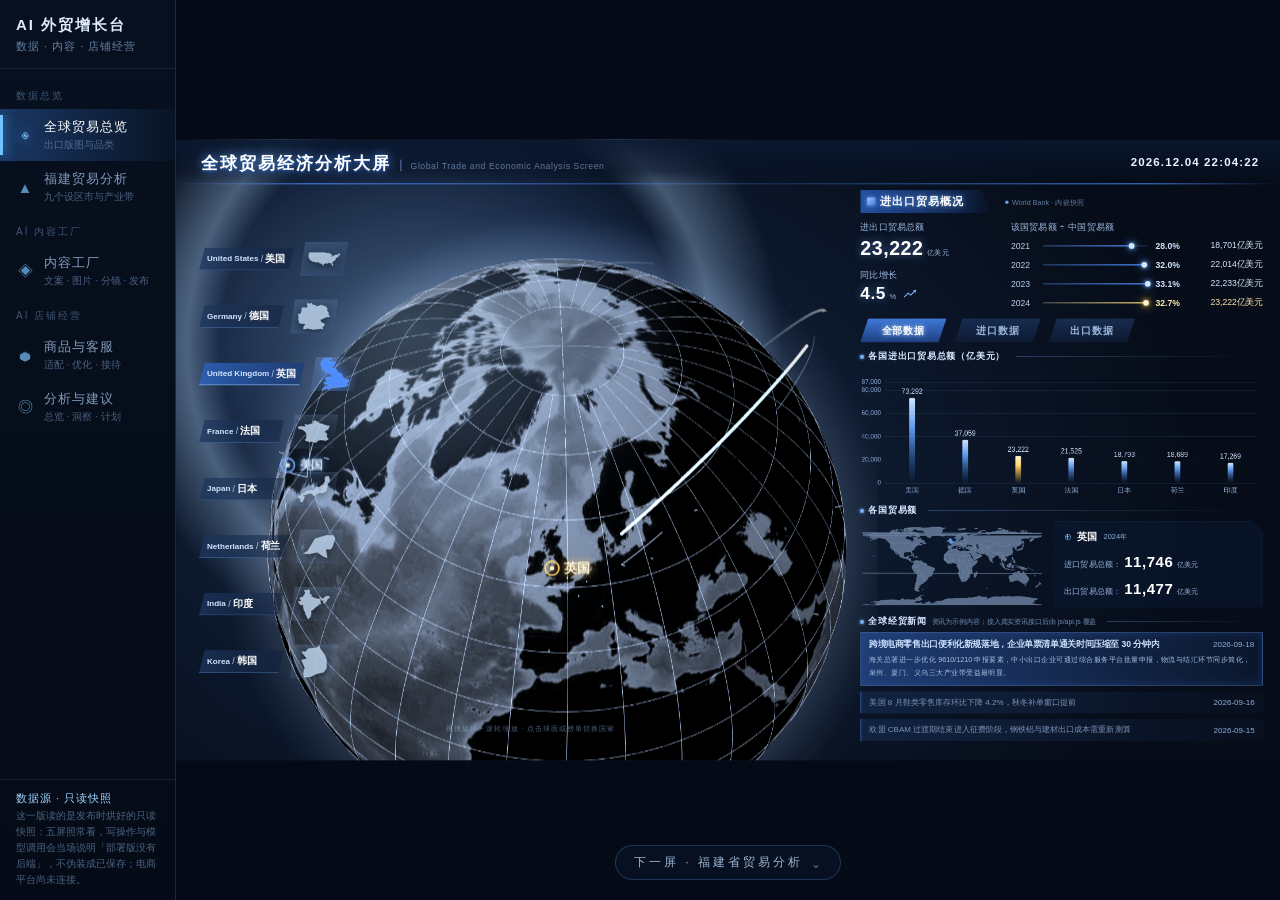
<file: index.html>
<!DOCTYPE html>
<html lang="zh-CN">
<head>
<meta charset="UTF-8">
<meta name="viewport" content="width=device-width, initial-scale=1.0">
<title>全球贸易经济分析大屏</title>
<link rel="icon" href="data:image/svg+xml,%3Csvg xmlns='http://www.w3.org/2000/svg' viewBox='0 0 32 32'%3E%3Ccircle cx='16' cy='16' r='13' fill='%230b1c34' stroke='%234d8dff' stroke-width='2'/%3E%3Cpath d='M3 16h26M16 3c6 5 6 21 0 26M16 3c-6 5-6 21 0 26' fill='none' stroke='%237ef0cf' stroke-width='2'/%3E%3C/svg%3E">
<style>
* { margin: 0; padding: 0; box-sizing: border-box; }
html, body { height: 100%; }
body { background: #050b16; font-family: "PingFang SC", "Microsoft YaHei", sans-serif; overflow: hidden; }

#scroller {
  height: 100vh; overflow-y: auto; overflow-x: hidden;
  scroll-snap-type: y mandatory; scroll-behavior: smooth;
  scrollbar-width: none;
  margin-left: var(--menu-w);
  width: calc(100vw - var(--menu-w));
}
#scroller::-webkit-scrollbar { display: none; }

.screen { height: 100vh; scroll-snap-align: start; position: relative; }
.screen iframe { width: 100%; height: 100%; border: 0; display: block; }

/* 左侧功能菜单：常驻可见，六个功能各自一项。
   做成固定栏而不是浮层，屏内左缘有自己的数据栏，盖上去就等于功能被挡住了。 */
:root { --menu-w: 176px; }
#menu {
  position: fixed; left: 0; top: 0; bottom: 0; width: var(--menu-w); z-index: 12;
  display: flex; flex-direction: column;
  background: linear-gradient(180deg, #07101f 0%, #050b16 100%);
  border-right: 1px solid rgba(90, 140, 210, .22);
  padding: 16px 0 12px;
}
#menu .brand { padding: 0 16px 14px; border-bottom: 1px solid rgba(90, 140, 210, .16); }
#menu .brand b { display: block; font-size: 15px; letter-spacing: 2px; color: #dceaff; }
#menu .brand span { display: block; margin-top: 4px; font-size: 11px; letter-spacing: 1px; color: rgba(140, 175, 220, .7); }
#menu nav { flex: 1; overflow-y: auto; padding: 8px 0; scrollbar-width: none; }
#menu nav::-webkit-scrollbar { display: none; }
#menu h4 {
  font-size: 10px; font-weight: 400; letter-spacing: 2px;
  padding: 12px 16px 6px; color: rgba(120, 155, 200, .5);
}
#menu button {
  position: relative; display: flex; align-items: center; gap: 10px; width: 100%;
  background: none; border: 0; cursor: pointer; padding: 9px 16px;
  font: inherit; text-align: left; color: rgba(158, 186, 222, .82);
  transition: background .2s, color .2s;
}
#menu button i {
  font-style: normal; font-size: 15px; width: 18px; flex: none; text-align: center;
  color: rgba(126, 200, 255, .68); transition: .2s;
}
#menu button > span { flex: 1; min-width: 0; }
#menu button em { display: block; font-style: normal; font-size: 13px; letter-spacing: 1px; white-space: nowrap; }
#menu button s { display: block; text-decoration: none; font-size: 10px; margin-top: 2px; color: rgba(120, 152, 195, .6); }
#menu button:hover { background: rgba(30, 60, 105, .35); color: #eaf3ff; }
#menu button.on { background: linear-gradient(90deg, rgba(46, 96, 170, .5), rgba(20, 44, 82, .12)); color: #fff; }
#menu button.on i { color: #7ec8ff; text-shadow: 0 0 12px rgba(90, 180, 255, .8); }
#menu button.on::before {
  content: ''; position: absolute; left: 0; top: 6px; bottom: 6px; width: 3px;
  background: #6fc3ff; box-shadow: 0 0 12px #4aa8ff;
}
#menu .foot {
  padding: 10px 16px 0; margin-top: 8px; border-top: 1px solid rgba(90, 140, 210, .16);
  font-size: 10px; line-height: 1.6; color: rgba(120, 152, 195, .62);
}
#menu .foot b { display: block; font-size: 11px; font-weight: 400; letter-spacing: 1px; color: #9fd3ff; }

/* 翻页：常驻可点，因为地球/地图区域内滚轮是缩放，不能指望滚轮翻页 */
#pager {
  position: fixed; left: calc(50% + var(--menu-w) / 2); bottom: 20px; transform: translateX(-50%);
  z-index: 10; display: flex; align-items: stretch; gap: 8px;
}
#pager button {
  display: flex; align-items: center; gap: 9px;
  font: inherit; font-size: 12px; letter-spacing: 3px; cursor: pointer;
  color: rgba(190, 218, 250, .82);
  background: rgba(8, 18, 36, .78); border: 1px solid rgba(90, 140, 210, .3);
  border-radius: 20px; padding: 8px 18px; transition: .25s;
}
#pager button:hover { color: #fff; border-color: rgba(120, 180, 255, .6); box-shadow: 0 0 18px rgba(60, 130, 230, .3); }
#pager em { font-style: normal; }
#pager b { font-weight: 400; font-size: 14px; animation: bob 1.6s ease-in-out infinite; }
@keyframes bob { 0%, 100% { transform: translateY(-2px); } 50% { transform: translateY(2px); } }
</style>
</head>
<body>

<div id="scroller">
  <section class="screen"><iframe id="f0" title="全球贸易总览" allow="fullscreen"></iframe></section>
  <section class="screen"><iframe id="f1" title="福建省贸易分析" allow="fullscreen"></iframe></section>
  <section class="screen"><iframe id="f2" title="AI 内容工厂" allow="fullscreen"></iframe></section>
  <section class="screen"><iframe id="f3" title="AI 商品与客服" allow="fullscreen"></iframe></section>
  <section class="screen"><iframe id="f4" title="AI 经营分析与建议" allow="fullscreen"></iframe></section>
</div>

<aside id="menu">
  <div class="brand"><b>AI 外贸增长台</b><span>数据 · 内容 · 店铺经营</span></div>
  <nav id="funcs"></nav>
  <div class="foot"><b id="modeTag">数据源 · 本地数据库 + 静态快照</b><span id="modeNote">每条结论都带指标与来源；商品与库存的写操作真的写进 data/app.db，电商平台尚未连接。</span></div>
</aside>

<div id="pager">
  <button id="nextBtn" type="button"><em></em><b>⌄</b></button>
</div>

<script>
const PAGES = ['screen1.html', 'screen2.html', 'screen3b.html', 'screen4a.html', 'screen4b.html'];
const NAMES = ['全球贸易总览', '福建省贸易分析', 'AI 内容工厂', 'AI 商品与客服', 'AI 经营分析与建议'];
/* 五个功能常驻在左栏：图标 + 名称 + 一句话说明 */
const FUNCS = [
  { g: '数据总览', ic: '◉', t: '全球贸易总览', d: '出口版图与品类' },
  { g: '数据总览', ic: '▲', t: '福建贸易分析', d: '九个设区市与产业带' },
  { g: 'AI 内容工厂', ic: '◈', t: '内容工厂', d: '文案 · 图片 · 分镜 · 发布' },
  { g: 'AI 店铺经营', ic: '⬢', t: '商品与客服', d: '适配 · 优化 · 接待' },
  { g: 'AI 店铺经营', ic: '◎', t: '分析与建议', d: '总览 · 洞察 · 计划' }
];
/* 屏内跨页跳转用视图名寻址，页面里不写死下标；下标只在这里出现一次 */
const VIEWS = { '3b': 2, '4a': 3, '4b': 4 };
const scroller = document.getElementById('scroller');
/* 外壳的查询参数透传给每一屏：?live=1 让工作台走本地后端网关（Dify），密钥只留在服务端进程 */
const Q = location.search;
/* 每一屏的 HTML 文档自己也得带构建号：它们原先是裸地址，Chrome 把整份文档缓存下来，
   里面写的 js/screen4.js?v=NN 就永远停在旧版本——用户报的「改了没生效」全是这一条。
   改了任何 screen*.html 或它引用的 js/css，把这个数加一。 */
const BUILD = 83;
const frames = PAGES.map((src, i) => {
  const f = document.getElementById('f' + i);
  f.src = src + Q + (Q ? '&' : '?') + 'v=' + BUILD;
  return f;
});
const funcs = document.getElementById('funcs');
funcs.innerHTML = FUNCS.map((f, i) => {
  const head = i === 0 || FUNCS[i - 1].g !== f.g ? `<h4>${f.g}</h4>` : '';
  return head + `<button type="button" data-i="${i}" class="${i === 0 ? 'on' : ''}"><i>${f.ic}</i><span><em>${f.t}</em><s>${f.d}</s></span></button>`;
}).join('');
const items = [...funcs.querySelectorAll('button')];
const nextBtn = document.getElementById('nextBtn');
const nextLabel = nextBtn.querySelector('em');
/* 外壳与 js/db.js 同一口径判定部署版（这里没引 db.js，所以正则重抄一份）。
   发布到公网时那句「写进 data/app.db」不成立，得换成只读快照的实话。 */
const HOSTED = !(/^(localhost|127\.|\[::1\]|0\.0\.0\.0$)/.test(location.hostname) || /^192\.168\./.test(location.hostname) || /^10\./.test(location.hostname) || /^172\.(1[6-9]|2\d|3[01])\./.test(location.hostname)) || Q.includes('snapshot=1');
const modeTag = document.getElementById('modeTag');
if (HOSTED) {
  modeTag.textContent = '数据源 · 只读快照';
  document.getElementById('modeNote').textContent = '这一版读的是发布时烘好的只读快照：五屏照常看，写操作与模型调用会当场说明「部署版没有后端」，不伪装成已保存；电商平台尚未连接。';
} else if (Q.includes('live')) modeTag.textContent = '数据源 · Dify 实时';
let cur = 0;
/* 地址里的 #下标 就是当前屏：单屏页跳进来、收藏某一屏都靠它定位 */
const at = () => { const i = parseInt(location.hash.slice(1), 10); return Number.isInteger(i) ? Math.max(0, Math.min(PAGES.length - 1, i)) : 0; };

function go(i) {
  i = Math.max(0, Math.min(PAGES.length - 1, i));
  scroller.scrollTo({ top: i * innerHeight, behavior: 'smooth' });
}
function jump(i) {
  /* #scroller 上是 CSS smooth，载入时得先按住它，否则会一屏一屏滑过去 */
  scroller.style.scrollBehavior = 'auto';
  scroller.scrollTop = i * innerHeight;
  requestAnimationFrame(() => { scroller.style.scrollBehavior = ''; });
}
items.forEach(b => b.onclick = () => go(+b.dataset.i));
nextBtn.onclick = () => go(cur === PAGES.length - 1 ? 0 : cur + 1);

function navKey(key) {
  if (key === 'ArrowDown' || key === 'PageDown') { go(cur + 1); return true; }
  if (key === 'ArrowUp' || key === 'PageUp') { go(cur - 1); return true; }
  return false;
}
addEventListener('keydown', e => { if (navKey(e.key)) e.preventDefault(); });

// 同步当前屏：高亮左栏功能，并让非当前屏暂停渲染（多个 WebGL 场景同时跑开销很大）
function sync() {
  const i = Math.round(scroller.scrollTop / innerHeight);
  if (i === cur) return;
  cur = i;
  if (location.hash !== '#' + i) history.replaceState(null, '', '#' + i);
  items.forEach((b, k) => b.classList.toggle('on', k === i));
  frames.forEach((f, k) => {
    if (f.contentWindow) f.contentWindow.postMessage({ active: k === i }, '*');
  });
  const next = (i + 1) % PAGES.length;
  nextLabel.textContent = '下一屏 · ' + NAMES[next];
  nextBtn.querySelector('b').textContent = next < i ? '⌃' : '⌄';
}
scroller.addEventListener('scroll', () => requestAnimationFrame(sync), { passive: true });

addEventListener('resize', () => go(cur));

/* 屏 → 外壳的寻址消息转发。目标屏可能还没 boot 完，消息先攒着，等它上报 ready 再补发，
   否则跨页「去优化」这类入口会点了没反应。 */
const ready = [], pending = [];
function tell(i, msg) {
  if (i == null || !frames[i]) return;
  if (ready[i]) { if (frames[i].contentWindow) frames[i].contentWindow.postMessage(msg, '*'); }
  else pending[i] = msg;
}
function indexOfSource(src) {
  for (let i = 0; i < frames.length; i++) if (frames[i].contentWindow === src) return i;
  return null;
}

// 屏内滚轮：地球/地图自己吞掉的用于缩放，其余上报给外壳翻页
let acc = 0, lastDelta = 0;
addEventListener('message', e => {
  const d = e.data;
  if (!d) return;
  if (typeof d.navKey === 'string') { navKey(d.navKey); return; }
  if (d.ready) {
    const i = indexOfSource(e.source);
    if (i == null) return;
    ready[i] = true;
    if (pending[i]) { frames[i].contentWindow.postMessage(pending[i], '*'); pending[i] = null; }
    return;
  }
  if (d.goto != null) {
    const i = typeof d.goto === 'number' ? d.goto : VIEWS[d.goto];
    if (i == null) return;
    go(i);
    if (d.open) tell(i, { open: d.open });
    return;
  }
  if (typeof d.swipe !== 'number' || Math.abs(d.swipe) < 2) return;
  if (d.swipe * lastDelta < 0) acc = 0;
  lastDelta = d.swipe;
  acc += d.swipe;
  if (Math.abs(acc) < 320) return;
  go(cur + Math.sign(acc));
  acc = 0;
});

// 载入后把初始激活状态通知各屏
frames.forEach((f, k) => f.addEventListener('load', () => {
  f.contentWindow.postMessage({ active: k === cur }, '*');
}));
nextLabel.textContent = '下一屏 · ' + NAMES[1];

addEventListener('hashchange', () => go(at()));
/* 单屏页跳过来时地址里带着 #下标，落位要赶在各屏 boot 之前，省掉一段滑屏动画 */
if (at()) jump(at());
</script>
</body>
</html>
</file>
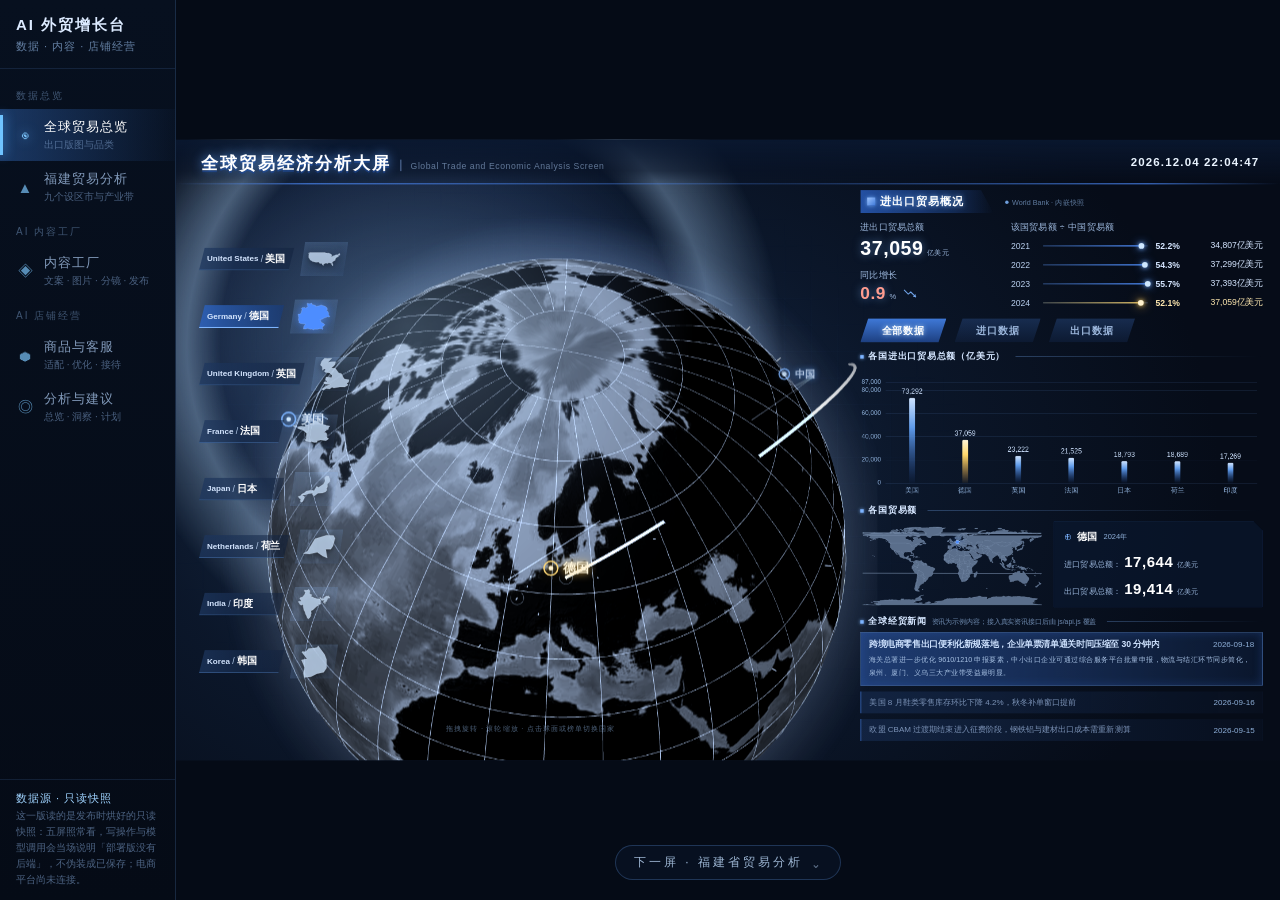
<file: screen1.html>
<!DOCTYPE html>
<html lang="zh-CN">
<head>
<meta charset="UTF-8">
<meta name="viewport" content="width=device-width, initial-scale=1.0">
<title>全球贸易经济分析大屏</title>
<link rel="icon" href="data:image/svg+xml,%3Csvg xmlns='http://www.w3.org/2000/svg' viewBox='0 0 32 32'%3E%3Ccircle cx='16' cy='16' r='13' fill='%230b1c34' stroke='%234d8dff' stroke-width='2'/%3E%3Cpath d='M3 16h26M16 3c6 5 6 21 0 26M16 3c-6 5-6 21 0 26' fill='none' stroke='%237ef0cf' stroke-width='2'/%3E%3C/svg%3E">
<script src="js/entry.js?v=1"></script>
<link rel="stylesheet" href="css/style.css?v=6">
<link rel="stylesheet" href="css/detail.css?v=5">
<script src="vendor/echarts.min.js?v=1"></script>
<script src="vendor/topojson-client.min.js?v=1"></script>
<script src="vendor/three.min.js?v=1"></script>
<script src="vendor/three-globe.min.js?v=1"></script>
<script src="js/data.js?v=4"></script>
<script src="js/api.js?v=8"></script>
<script src="js/dataset.js?v=8"></script>
<script src="js/detail.js?v=5"></script>
</head>
<body>
<div id="viewport">
  <div id="stage">
    <!-- 背景 -->
    <div class="bg-grid"></div>

    <!-- 3D 地球 -->
    <div id="globe-wrap">
      <div id="globe-glow"></div>
      <div id="globe"></div>
      <div id="globe-bloom"></div>
      <div id="globe-labels"></div>
    </div>

    <!-- 顶部标题栏 -->
    <header class="topbar">
      <div class="topbar-left">
        <h1 class="main-title">全球贸易经济分析大屏</h1>
        <span class="divider"></span>
        <span class="sub-title">Global Trade and Economic Analysis Screen</span>
      </div>
      <div class="topbar-right">
        <span class="datetime" id="clock">----.--.-- --:--:--</span>
      </div>
    </header>

    <!-- 左侧国家列表 -->
    <aside class="country-list" id="countryList"></aside>

    <div class="globe-hint">拖拽旋转 · 滚轮缩放 · 点击球面或榜单切换国家</div>

    <!-- 右侧数据面板 -->
    <aside class="right-panel">
      <!-- 进出口贸易概况 -->
      <section class="panel">
        <div class="section-title"><i></i>进出口贸易概况</div>
        <span class="src-tag" id="srcTag"></span>
        <div class="overview">
          <div class="ov-left">
            <div class="ov-label">进出口贸易总额</div>
            <div class="ov-value"><b id="ovTotal">—</b><span>亿美元</span></div>
            <div class="ov-label mt">同比增长</div>
            <div class="ov-value growth"><b id="ovGrowth">—</b><span>%</span>
              <svg id="ovArrow" viewBox="0 0 28 20" width="26" height="18"><polyline points="2,17 10,9 15,13 25,3" fill="none" stroke="#7db4ff" stroke-width="2"/><polygon points="25,3 19,4 24,9" fill="#7db4ff"/></svg>
            </div>
          </div>
          <div class="ov-right">
            <!-- 这里算的是「该国当年贸易总额 ÷ 中国当年贸易总额」，不是「占中国进出口的比重」；
                 美国这种体量比值会超过 100%，标签写清楚才不会看着像 bug。 -->
            <div class="ov-label">该国贸易额 ÷ 中国贸易额</div>
            <ul class="year-bars" id="yearBars"></ul>
          </div>
        </div>
      </section>

      <!-- Tab + 柱状图 -->
      <section class="panel">
        <div class="tabs" id="tabs">
          <button class="tab active" data-key="all">全部数据</button>
          <button class="tab" data-key="import">进口数据</button>
          <button class="tab" data-key="export">出口数据</button>
        </div>
        <div class="chart-title"><i></i>各国进出口贸易总额（亿美元）</div>
        <div id="barChart" class="bar-chart"></div>
      </section>

      <!-- 各国贸易额 -->
      <section class="panel">
        <div class="chart-title"><i></i>各国贸易额</div>
        <div class="country-trade">
          <div id="worldMap" class="world-map"></div>
          <div class="trade-info">
            <div class="trade-country"><span class="globe-ico">⊕</span><b id="tcName">—</b><em id="tcYear"></em></div>
            <div class="trade-row">进口贸易总额：<b id="tcImport">—</b><span>亿美元</span></div>
            <div class="trade-row">出口贸易总额：<b id="tcExport">—</b><span>亿美元</span></div>
          </div>
        </div>
      </section>

      <!-- 全球经贸新闻：条目由 js/main.js 从 data/news.json 渲染，不再写死在 HTML 里 -->
      <section class="panel">
        <div class="chart-title"><i></i>全球经贸新闻<em class="ct-note" id="newsSrc"></em></div>
        <ul class="news-list" id="newsList">
          <li class="news-item dim"><span class="news-text">资讯加载中…</span></li>
        </ul>
      </section>
    </aside>
  </div>
</div>

<script src="js/main.js?v=9"></script>
</body>
</html>
</file>
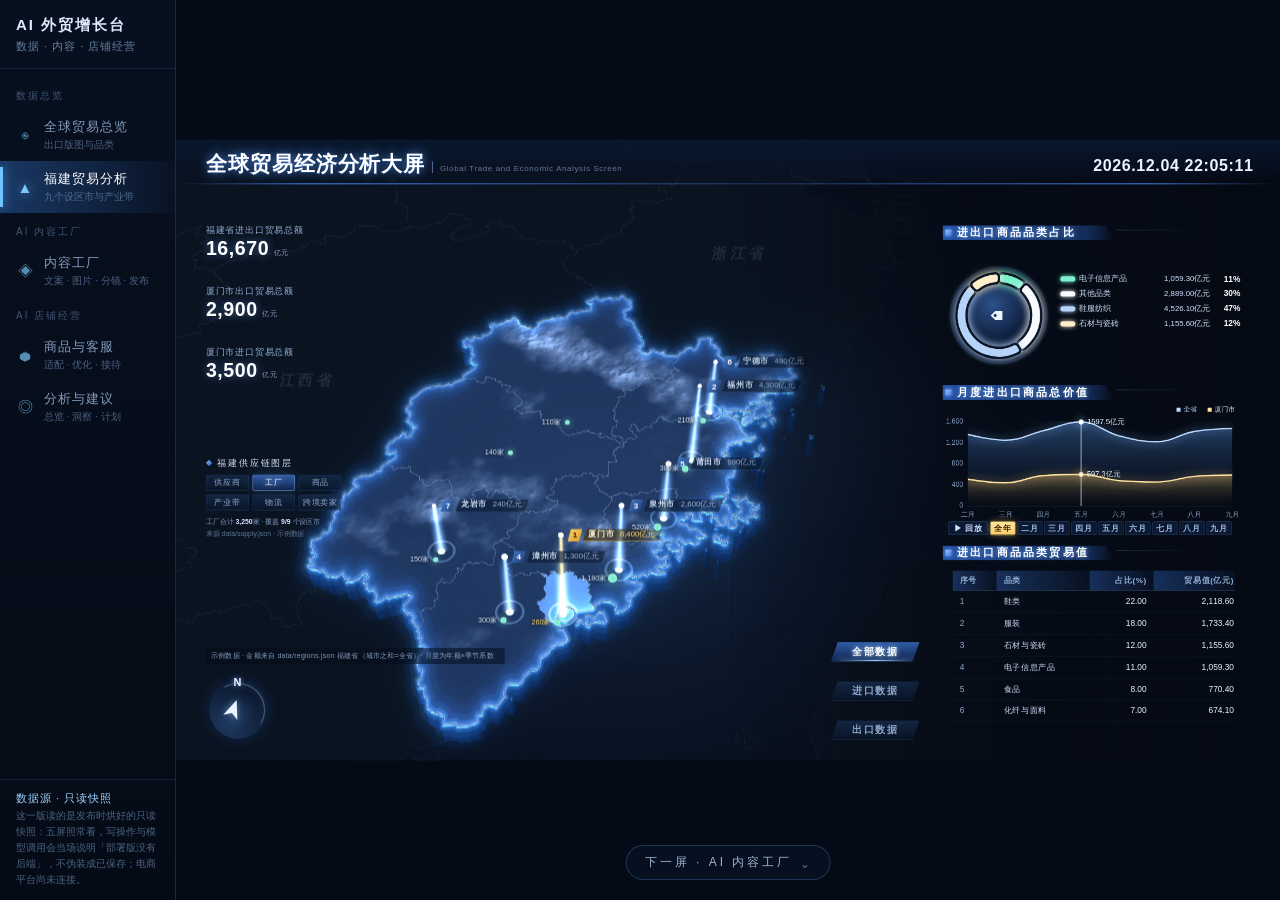
<file: screen2.html>
<!DOCTYPE html>
<html lang="zh-CN">
<head>
<meta charset="UTF-8">
<meta name="viewport" content="width=device-width, initial-scale=1.0">
<title>全球贸易经济分析大屏 · 福建省</title>
<link rel="icon" href="data:image/svg+xml,%3Csvg xmlns='http://www.w3.org/2000/svg' viewBox='0 0 32 32'%3E%3Ccircle cx='16' cy='16' r='13' fill='%230b1c34' stroke='%234d8dff' stroke-width='2'/%3E%3Cpath d='M3 16h26M16 3c6 5 6 21 0 26M16 3c-6 5-6 21 0 26' fill='none' stroke='%237ef0cf' stroke-width='2'/%3E%3C/svg%3E">
<script src="js/entry.js?v=1"></script>
<link rel="stylesheet" href="css/style.css?v=5">
<link rel="stylesheet" href="css/screen2.css?v=16">
<link rel="stylesheet" href="css/detail.css?v=5">
<script src="vendor/echarts.min.js?v=1"></script>
<script src="vendor/three.min.js?v=1"></script>
<script src="js/fujian.js?v=7"></script>
<script src="js/data.js?v=4"></script>
<script src="js/api.js?v=8"></script>
<script src="js/dataset.js?v=8"></script>
<script src="js/detail.js?v=5"></script>
</head>
<body>
<div id="viewport">
  <div id="stage" class="stage-map">
    <div class="bg-grid bg-grid-map"></div>

    <!-- 3D 福建地图 -->
    <div id="map-wrap">
      <div id="map3d"></div>
      <div id="map-labels"></div>
      <div id="map-bloom"></div>
    </div>

    <!-- 右侧压暗层：让地图辉光不侵入面板区 -->
    <div class="sd-scrim"></div>

    <!-- 顶部标题栏 -->
    <header class="topbar">
      <div class="topbar-left">
        <h1 class="main-title">全球贸易经济分析大屏</h1>
        <span class="divider"></span>
        <span class="sub-title">Global Trade and Economic Analysis Screen</span>
      </div>
      <div class="topbar-right">
        <span class="datetime" id="clock">----.--.-- --:--:--</span>
      </div>
    </header>

    <!-- 左侧核心指标 -->
    <aside class="sd-kpi" id="sdKpi"></aside>

    <!-- 指北针 -->
    <div class="compass">
      <span class="compass-n">N</span>
      <div class="compass-dial">
        <svg viewBox="0 0 100 100">
          <path d="M27 10.2 A46 46 0 0 1 89.8 73" fill="none" stroke="rgba(186,216,252,.3)" stroke-width="2" stroke-linecap="round"/>
          <path d="M42 32 L55 64 L42 56 L29 64 Z" fill="#eaf3ff" transform="rotate(20 42 48)"/>
        </svg>
      </div>
    </div>

    <!-- 供应链图层：六个图层各读一个来源，面板上把来源与合计写清楚 -->
    <aside class="sd-layers" id="sdLayers">
      <div class="layer-title"><i></i>福建供应链图层</div>
      <div class="layer-btns" id="layerBtns"></div>
      <div class="layer-info" id="layerInfo"></div>
    </aside>

    <!-- 数据来源标注：本页金额全部是示例数据，口径见 data/regions.json -->
    <div class="map-src" id="mapSrc">示例数据 · 金额来自 data/regions.json 福建省（城市之和=全省）· 月度为年额×季节系数</div>

    <!-- 地图指标切换 -->
    <nav class="sd-tabs" id="sdTabs">
      <button class="tab sd-tab active" data-tab="all">全部数据</button>
      <button class="tab sd-tab" data-tab="import">进口数据</button>
      <button class="tab sd-tab" data-tab="export">出口数据</button>
    </nav>

    <!-- 右侧数据面板 -->
    <aside class="sd-right">
      <section class="sd-panel" style="top:142px">
        <div class="section-title"><i></i>进出口商品品类占比</div>
        <div class="share-body">
          <div class="share-gauge">
            <div class="gauge-ring"></div>
            <div class="gauge-core">
              <svg viewBox="0 0 24 24" width="30" height="30">
                <g transform="rotate(-45 12 12)">
                  <path d="M4 4h9l7 7-9 9-7-7z" fill="#eef5ff"/>
                  <circle cx="8.4" cy="8.4" r="2.1" fill="#16325a"/>
                </g>
              </svg>
            </div>
            <div id="shareChart" class="share-chart"></div>
          </div>
          <ul class="share-legend" id="shareLegend"></ul>
        </div>
      </section>

      <section class="sd-panel" style="top:420px">
        <div class="section-title"><i></i>月度进出口商品总价值</div>
        <div id="monthChart" class="month-chart"></div>
        <!-- 月度回放：就塞在月度面板与品类表之间那条空隙里，不新增块、不动任何面板的 top -->
        <div class="month-scrub" id="monthScrub"></div>
      </section>

      <section class="sd-panel" style="top:699px">
        <div class="section-title"><i></i>进出口商品品类贸易值</div>
        <table class="sd-table">
          <thead><tr><th>序号</th><th>品类</th><th>占比(%)</th><th>贸易值(亿元)</th></tr></thead>
          <tbody id="sdTableBody"></tbody>
        </table>
      </section>
    </aside>
  </div>
</div>
<script src="js/screen2.js?v=20"></script>
</body>
</html>
</file>
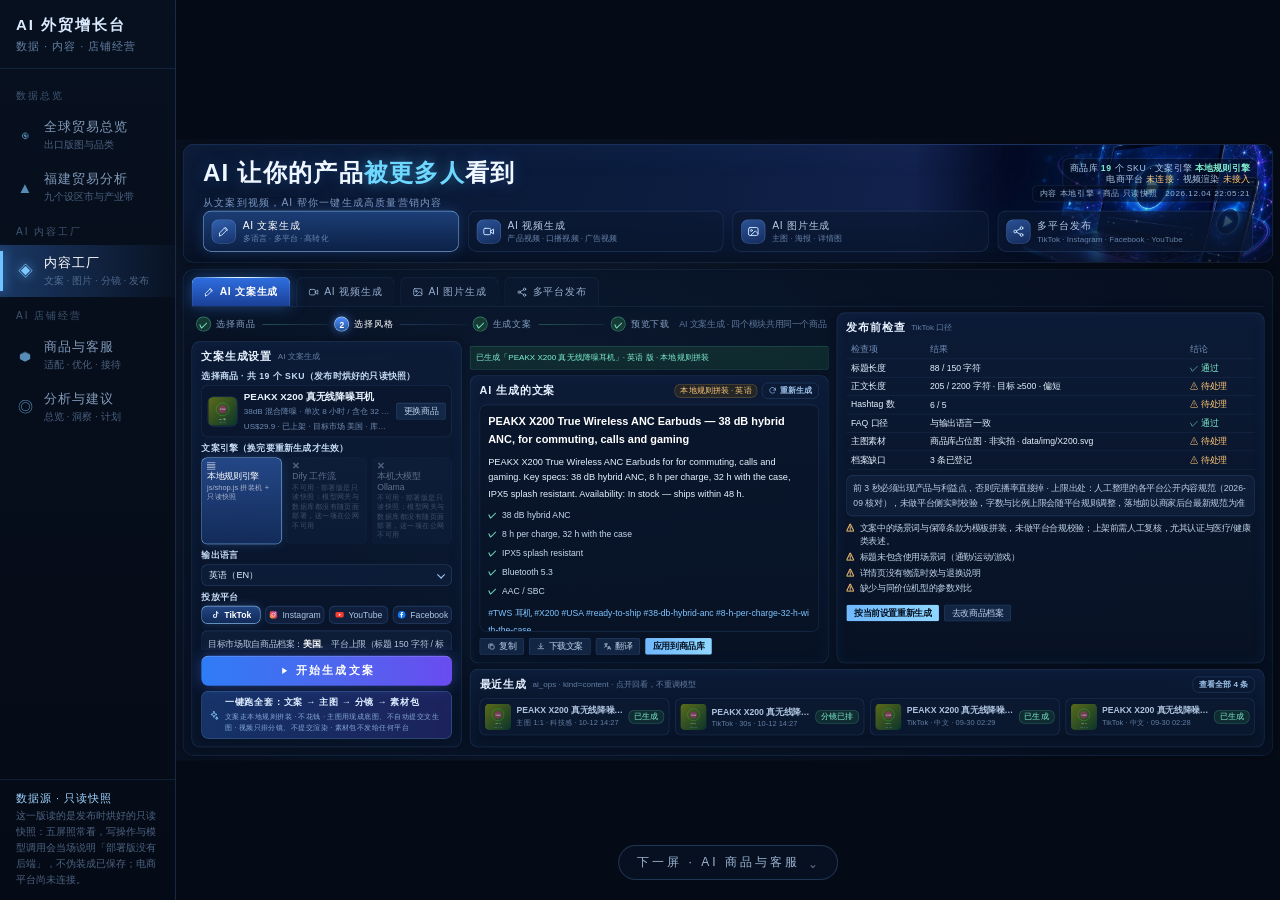
<file: screen3b.html>
<!DOCTYPE html>
<html lang="zh-CN">
<head>
<meta charset="UTF-8">
<meta name="viewport" content="width=device-width, initial-scale=1.0">
<title>AI 内容工厂 · AI 全球电商市场与获客平台</title>
<link rel="icon" href="data:image/svg+xml,%3Csvg xmlns='http://www.w3.org/2000/svg' viewBox='0 0 32 32'%3E%3Ccircle cx='16' cy='16' r='13' fill='%230b1c34' stroke='%234d8dff' stroke-width='2'/%3E%3Cpath d='M3 16h26M16 3c6 5 6 21 0 26M16 3c-6 5-6 21 0 26' fill='none' stroke='%237ef0cf' stroke-width='2'/%3E%3C/svg%3E">
<script src="js/entry.js?v=1"></script>
<link rel="stylesheet" href="css/style.css?v=5">
<link rel="stylesheet" href="css/ai.css?v=9">
<link rel="stylesheet" href="css/screen3.css?v=15">
<script src="js/data.js?v=4"></script>
<script src="js/api.js?v=8"></script>
<script src="js/dataset.js?v=8"></script>
<script src="js/db.js?v=13"></script>
<script src="js/ai.js?v=6"></script>
<script src="js/shop.js?v=15"></script>
<script src="js/shell.js?v=2"></script>
</head>
<body>
<div id="viewport">
  <div id="stage">
    <div class="bg-grid"></div>

    <!-- 横幅：一句话主张 + 四张能力卡（只做展示，切换走下方 Tab）+ 右侧 3D 插画（AI 生成装饰图，非商品实拍） -->
    <section class="cf-hero">
      <div class="cf-hero-art" role="img" aria-label="AI 生成装饰插画：笔记本、手机与发光网络，非商品实拍"></div>
      <div class="cf-hero-txt">
        <h2>AI 让你的产品<b>被更多人</b>看到</h2>
        <p>从文案到视频，AI 帮你一键生成高质量营销内容</p>
      </div>
      <div class="cf-hero-state" id="cfState">读取本地商品库…</div>
      <div class="cf-hero-meta"><span id="cfProvider">数据源</span><span id="cfClock">--</span></div>
      <div class="cf-caps" id="cfCaps"></div>
    </section>

    <div class="cf-panel">
      <nav class="cf-tabs" id="cfTabs"></nav>
      <div class="cf-body">
        <div class="cf-steps" id="cfSteps"></div>
        <!-- 左：生成设置　中：产物　右：播放器 / 检查 / 平台状态；底部「最近生成」横跨中右两栏 -->
        <aside class="cf-side" id="cfSide"></aside>
        <main class="cf-mid" id="cfMid"></main>
        <section class="cf-right" id="cfRight"></section>
        <section class="cf-histrow" id="cfHistRow"></section>
      </div>
    </div>
  </div>
</div>
<script src="js/screen3.js?v=67"></script>
</body>
</html>
</file>
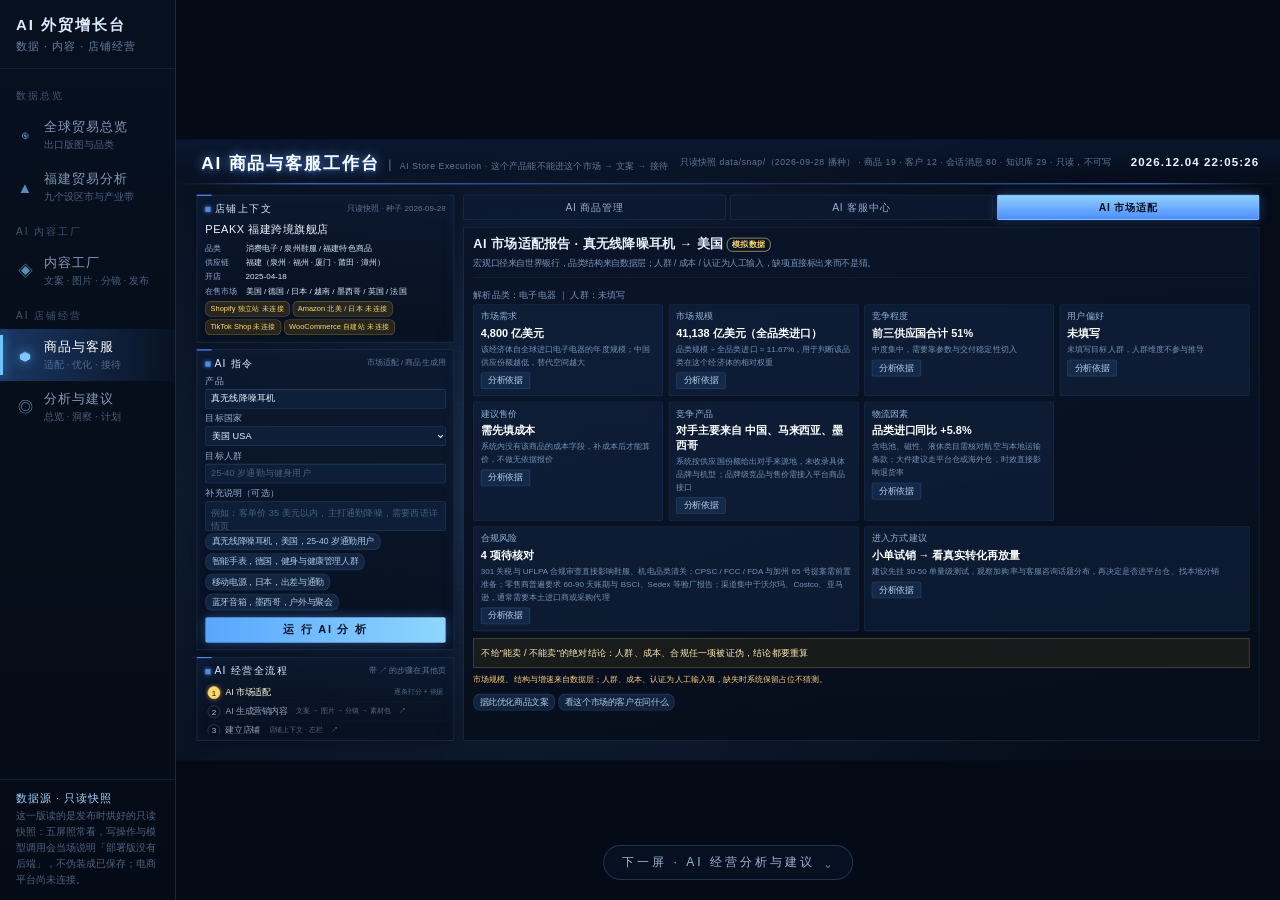
<file: screen4a.html>
<!DOCTYPE html>
<html lang="zh-CN">
<head>
<meta charset="UTF-8">
<meta name="viewport" content="width=device-width, initial-scale=1.0">
<title>AI 商品与客服工作台 · AI 全球电商市场与获客平台</title>
<link rel="icon" href="data:image/svg+xml,%3Csvg xmlns='http://www.w3.org/2000/svg' viewBox='0 0 32 32'%3E%3Ccircle cx='16' cy='16' r='13' fill='%230b1c34' stroke='%234d8dff' stroke-width='2'/%3E%3Cpath d='M3 16h26M16 3c6 5 6 21 0 26M16 3c-6 5-6 21 0 26' fill='none' stroke='%237ef0cf' stroke-width='2'/%3E%3C/svg%3E">
<script src="js/entry.js?v=1"></script>
<link rel="stylesheet" href="css/style.css?v=5">
<link rel="stylesheet" href="css/ai.css?v=9">
<link rel="stylesheet" href="css/shop.css?v=25">
<script src="vendor/echarts.min.js?v=1"></script>
<script src="js/data.js?v=4"></script>
<script src="js/api.js?v=8"></script>
<script src="js/dataset.js?v=8"></script>
<script src="js/ai.js?v=6"></script>
<script src="js/shop.js?v=15"></script>
<script src="js/db.js?v=13"></script>
<script src="js/shell.js?v=2"></script>
</head>
<body data-view="a">
<div id="viewport">
  <div id="stage">
    <div class="bg-grid"></div>

    <header class="topbar">
      <div class="topbar-left">
        <h1 class="main-title">AI 商品与客服工作台</h1>
        <span class="divider"></span>
        <span class="sub-title">AI Store Execution · 这个产品能不能进这个市场 → 文案 → 接待</span>
      </div>
      <div class="topbar-right">
        <span class="sub-title" id="spProvider">数据源</span>
        <span class="datetime" id="spClock">--</span>
      </div>
    </header>

    <!-- 左：店铺上下文 + 指令输入 + 经营全流程 -->
    <aside class="ai-side">
      <section class="ai-card">
        <div class="ai-tit"><span><i></i>店铺上下文</span><em id="spShopSrc">读取中</em></div>
        <div class="sp-shop" id="spShop">读取中…</div>
      </section>

      <section class="ai-card">
        <div class="ai-tit"><span><i></i>AI 指令</span><em>市场适配 / 商品生成用</em></div>
        <label class="ai-lb">产品</label>
        <input class="ai-in" id="spProduct" placeholder="真无线降噪耳机 / 智能手表">
        <label class="ai-lb">目标国家</label>
        <select class="ai-se" id="spIso"></select>
        <label class="ai-lb">目标人群</label>
        <input class="ai-in" id="spAudience" placeholder="25-40 岁通勤与健身用户">
        <label class="ai-lb">补充说明（可选）</label>
        <textarea class="ai-ta" id="spQuery" placeholder="例如：客单价 35 美元以内，主打通勤降噪，需要西语详情页"></textarea>
        <div class="ai-chips" id="spSamples"></div>
        <button class="ai-run" id="spRun" type="button">运 行 AI 分 析</button>
      </section>

      <section class="ai-card grow">
        <div class="ai-tit"><span><i></i>AI 经营全流程</span><em>带 ↗ 的步骤在其他页</em></div>
        <ul class="ai-flow" id="spFlow"></ul>
      </section>
    </aside>

    <!-- 右：市场适配 / 商品管理 / 客服中心 -->
    <main class="ai-main">
      <nav class="ai-tabs" id="spTabs"></nav>
      <div class="ai-body" id="spBody"></div>
    </main>
  </div>
</div>
<script src="js/screen4.js?v=66"></script>
</body>
</html>
</file>
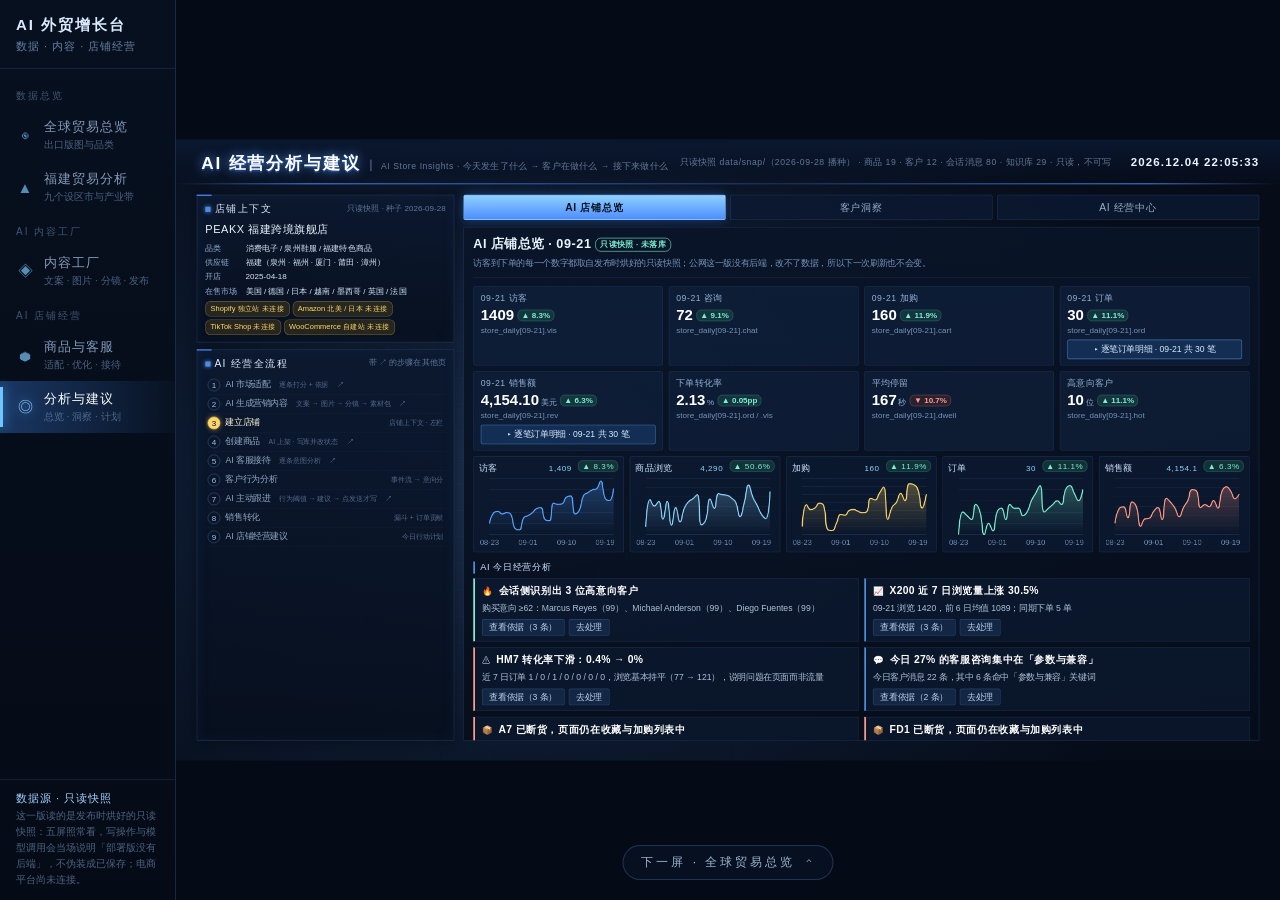
<file: screen4b.html>
<!DOCTYPE html>
<html lang="zh-CN">
<head>
<meta charset="UTF-8">
<meta name="viewport" content="width=device-width, initial-scale=1.0">
<title>AI 经营分析与建议 · AI 全球电商市场与获客平台</title>
<link rel="icon" href="data:image/svg+xml,%3Csvg xmlns='http://www.w3.org/2000/svg' viewBox='0 0 32 32'%3E%3Ccircle cx='16' cy='16' r='13' fill='%230b1c34' stroke='%234d8dff' stroke-width='2'/%3E%3Cpath d='M3 16h26M16 3c6 5 6 21 0 26M16 3c-6 5-6 21 0 26' fill='none' stroke='%237ef0cf' stroke-width='2'/%3E%3C/svg%3E">
<script src="js/entry.js?v=1"></script>
<link rel="stylesheet" href="css/style.css?v=5">
<link rel="stylesheet" href="css/ai.css?v=9">
<link rel="stylesheet" href="css/shop.css?v=25">
<script src="vendor/echarts.min.js?v=1"></script>
<script src="js/data.js?v=4"></script>
<script src="js/api.js?v=8"></script>
<script src="js/dataset.js?v=8"></script>
<script src="js/ai.js?v=6"></script>
<script src="js/shop.js?v=15"></script>
<script src="js/db.js?v=13"></script>
<script src="js/shell.js?v=2"></script>
</head>
<body data-view="b">
<div id="viewport">
  <div id="stage">
    <div class="bg-grid"></div>

    <header class="topbar">
      <div class="topbar-left">
        <h1 class="main-title">AI 经营分析与建议</h1>
        <span class="divider"></span>
        <span class="sub-title">AI Store Insights · 今天发生了什么 → 客户在做什么 → 接下来做什么</span>
      </div>
      <div class="topbar-right">
        <span class="sub-title" id="spProvider">数据源</span>
        <span class="datetime" id="spClock">--</span>
      </div>
    </header>

    <!-- 左：店铺上下文 + 经营全流程（AI 指令在商品与客服页） -->
    <aside class="ai-side">
      <section class="ai-card">
        <div class="ai-tit"><span><i></i>店铺上下文</span><em id="spShopSrc">读取中</em></div>
        <div class="sp-shop" id="spShop">读取中…</div>
      </section>

      <section class="ai-card grow">
        <div class="ai-tit"><span><i></i>AI 经营全流程</span><em>带 ↗ 的步骤在其他页</em></div>
        <ul class="ai-flow" id="spFlow"></ul>
      </section>
    </aside>

    <!-- 右：店铺总览 / 客户洞察 / 经营中心 -->
    <main class="ai-main">
      <nav class="ai-tabs" id="spTabs"></nav>
      <div class="ai-body" id="spBody"></div>
    </main>
  </div>
</div>
<script src="js/screen4.js?v=66"></script>
</body>
</html>
</file>
<file: css/style.css>
* { margin: 0; padding: 0; box-sizing: border-box; }

html, body {
  width: 100%; height: 100%;
  background: #050b16;   /* 画布按宽度缩放后上下会留一条带，用舞台底色而不是纯黑 */
  overflow: hidden;
  font-family: "PingFang SC", "Microsoft YaHei", "Helvetica Neue", Arial, sans-serif;
  color: #cfe3ff;
}

#viewport { width: 100vw; height: 100vh; display: flex; align-items: center; justify-content: center; }

#stage {
  position: relative;
  flex: none;            /* 视口窄于 1920 时不让 flex 压扁画布，交给 fitStage 缩放 */
  width: 1920px; height: 1080px;
  background:
    radial-gradient(1200px 900px at 32% 55%, rgba(46, 78, 122, .55) 0%, rgba(12, 24, 44, .9) 55%, #060c18 100%),
    linear-gradient(180deg, #071022 0%, #050b16 100%);
  overflow: hidden;
  transform-origin: center center;
}

/* 背景网格 */
.bg-grid {
  position: absolute; inset: 0; z-index: 0;
  background-image:
    linear-gradient(rgba(80, 130, 200, .05) 1px, transparent 1px),
    linear-gradient(90deg, rgba(80, 130, 200, .05) 1px, transparent 1px);
  background-size: 46px 46px;
  mask-image: radial-gradient(900px 700px at 35% 55%, #000 30%, transparent 80%);
  -webkit-mask-image: radial-gradient(900px 700px at 35% 55%, #000 30%, transparent 80%);
}

/* ============ 3D 地球 ============ */
#globe-wrap { position: absolute; left: 0; top: 0; width: 1220px; height: 1080px; z-index: 1; }
#globe { position: relative; width: 100%; height: 100%; }
#globe canvas { filter: grayscale(1) sepia(.35) hue-rotate(178deg) saturate(2.2) brightness(1.06) contrast(1.06); }
#globe-labels { position: absolute; inset: 0; pointer-events: none; }
/* 左上角的大气泛光 */
#globe-bloom {
  position: absolute; inset: 0; pointer-events: none; mix-blend-mode: screen;
  background: radial-gradient(640px 500px at 33% 30%, rgba(160,205,255,.34), rgba(120,170,255,.12) 55%, rgba(0,0,0,0) 78%);
}

/* 大气辉光：贴着球缘的柔光，左上更亮 */
#globe-glow {
  position: absolute; left: 658px; top: 594px; width: 1400px; height: 1400px;
  transform: translate(-50%, -50%); pointer-events: none;
  background:
    radial-gradient(circle at 50% 50%, rgba(0, 0, 0, 0) 33%, rgba(120, 170, 250, .17) 36.5%, rgba(120, 170, 250, 0) 47%),
    radial-gradient(circle at 37% 33%, rgba(0, 0, 0, 0) 31%, rgba(180, 218, 255, .34) 35.5%, rgba(180, 218, 255, 0) 45%);
}
.g-label {
  position: absolute; left: 0; top: 0;
  display: flex; align-items: center; gap: 8px;
  font-size: 20px; font-weight: 600; color: #eaf4ff;
  text-shadow: 0 0 12px rgba(90, 160, 255, .9);
  white-space: nowrap; transform: translate(-50%, -50%);
}
.g-label .ring {
  position: relative; width: 26px; height: 26px; flex: none;
}
.g-label .ring::before, .g-label .ring::after {
  content: ""; position: absolute; inset: 0; border-radius: 50%;
  border: 2px solid rgba(125, 180, 255, .9);
  animation: ringPulse 2s ease-out infinite;
}
.g-label .ring::after { animation-delay: 1s; }
.g-label .ring i {
  position: absolute; left: 50%; top: 50%; width: 8px; height: 8px;
  transform: translate(-50%, -50%); border-radius: 50%;
  background: #cfe8ff; box-shadow: 0 0 10px #7db4ff, 0 0 22px #4d8dff;
}
@keyframes ringPulse {
  0% { transform: scale(.35); opacity: 1; }
  100% { transform: scale(1.35); opacity: 0; }
}

/* ============ 顶部标题栏 ============ */
.topbar {
  position: absolute; left: 0; top: 0; width: 100%; height: 78px; z-index: 10;
  display: flex; align-items: center; justify-content: space-between;
  padding: 0 36px 0 44px;
  background: linear-gradient(180deg, rgba(10, 24, 48, .92) 0%, rgba(8, 18, 38, .55) 70%, transparent 100%);
}
.topbar::after {
  content: ""; position: absolute; left: 0; right: 0; bottom: 0; height: 2px;
  background: linear-gradient(90deg, transparent, rgba(77, 141, 255, .8) 12%, rgba(77, 141, 255, .25) 55%, rgba(77, 141, 255, .8) 88%, transparent);
}
.topbar-left { display: flex; align-items: baseline; gap: 16px; padding-top: 6px; }
.main-title {
  font-size: 30px; font-weight: 800; letter-spacing: 3px; color: #fff;
  text-shadow: 0 0 18px rgba(90, 160, 255, .85), 0 2px 0 rgba(20, 60, 140, .6);
}
.topbar-left .divider { width: 2px; height: 20px; background: rgba(150, 190, 255, .5); transform: translateY(3px); }
.sub-title { font-size: 15px; color: rgba(170, 200, 240, .55); letter-spacing: 1px; }
.topbar-right { display: flex; align-items: center; gap: 34px; }
.datetime { font-size: 20px; font-weight: 700; letter-spacing: 2px; color: #eaf4ff; font-family: "DIN Alternate", "Bahnschrift", Arial, sans-serif; }
.weather { display: flex; align-items: center; gap: 8px; }
.weather em { font-style: normal; font-size: 20px; font-weight: 700; color: #fff; font-family: "DIN Alternate", "Bahnschrift", Arial, sans-serif; }

/* ============ 左侧国家列表 ============ */
.country-list {
  position: absolute; left: 40px; top: 178px; z-index: 6;
  display: flex; flex-direction: column; gap: 40px;
}
.country-item { display: flex; align-items: center; gap: 10px; }
.country-name {
  position: relative; min-width: 148px; height: 40px;
  display: flex; align-items: center; gap: 4px;
  padding: 0 16px 0 14px;
  background: linear-gradient(90deg, rgba(30, 55, 95, .75), rgba(16, 32, 60, .5));
  clip-path: polygon(10px 0, 100% 0, calc(100% - 10px) 100%, 0 100%);
  border-bottom: 2px solid rgba(90, 140, 210, .35);
  font-size: 15px; color: #b9cfee;
}
.country-name .en { font-weight: 700; font-size: 14px; color: #d5e6ff; }
.country-name .cn { font-weight: 700; font-size: 17px; color: #fff; }
.country-item .silhouette {
  width: 84px; height: 60px; display: flex; align-items: center; justify-content: center;
  background: linear-gradient(150deg, rgba(150, 190, 240, .18), rgba(40, 70, 120, .05));
  box-shadow: inset 0 0 14px rgba(120, 170, 240, .14);
  clip-path: polygon(9px 0, 100% 0, calc(100% - 9px) 100%, 0 100%);
}
.country-item .silhouette svg { max-width: 100%; max-height: 100%; filter: drop-shadow(0 4px 6px rgba(0,0,0,.45)); }
.country-item .silhouette path { fill: rgba(190, 212, 238, .85); stroke: rgba(230, 242, 255, .9); stroke-width: .6; }
.country-item.active .country-name {
  background: linear-gradient(90deg, rgba(45, 95, 180, .95), rgba(25, 60, 120, .7));
  border-bottom-color: #7db4ff;
  box-shadow: 0 6px 18px rgba(40, 100, 220, .35);
}
.country-item.active .silhouette path { fill: #4d8dff; stroke: #bcd8ff; }
.country-item.active .silhouette svg { filter: drop-shadow(0 0 10px rgba(77,141,255,.8)); }
.country-item.fade { opacity: .45; }

/* ============ 右侧面板 ============ */
.right-panel {
  position: absolute; right: 30px; top: 88px; width: 700px; z-index: 8;
  display: flex; flex-direction: column;
}
.panel { position: relative; margin-bottom: 14px; }

/* 蓝底标题条 */
.section-title {
  position: relative; width: 232px; height: 40px; line-height: 40px;
  padding-left: 34px; font-size: 19px; font-weight: 700; color: #fff; letter-spacing: 2px;
  background: linear-gradient(90deg, rgba(38, 84, 170, .95) 0%, rgba(22, 48, 96, .8) 70%, rgba(22, 48, 96, 0) 100%);
  clip-path: polygon(0 0, calc(100% - 22px) 0, 100% 100%, 0 100%);
  text-shadow: 0 0 10px rgba(120, 180, 255, .8);
}
.section-title i {
  position: absolute; left: 12px; top: 50%; transform: translateY(-50%);
  width: 14px; height: 14px;
  background: linear-gradient(135deg, #9cc4ff, #3f79d8);
  box-shadow: 0 0 8px rgba(120, 180, 255, .9);
}

/* 概况区 */
.overview { display: flex; margin-top: 16px; }
.ov-left { width: 236px; flex: none; }
.ov-label { font-size: 15px; color: #9db8dd; letter-spacing: 1px; }
.ov-label.mt { margin-top: 18px; }
.ov-value { display: flex; align-items: baseline; gap: 6px; margin-top: 6px; }
.ov-value b {
  font-size: 34px; font-weight: 800; color: #fff; letter-spacing: 1px;
  font-family: "DIN Alternate", "Bahnschrift", Impact, Arial, sans-serif;
  text-shadow: 0 0 14px rgba(120, 180, 255, .55);
}
.ov-value span { font-size: 13px; color: #9db8dd; }
.ov-value.growth b { font-size: 30px; }
.ov-value.growth svg { margin-left: 6px; align-self: center; }

.ov-right { flex: 1; padding-left: 26px; }
.year-bars { list-style: none; margin-top: 12px; display: flex; flex-direction: column; gap: 14px; }
.year-bars li { display: flex; align-items: center; gap: 12px; font-size: 15px; }
.year-bars .y { width: 44px; color: #b9cfee; font-family: "DIN Alternate", "Bahnschrift", Arial; }
.year-bars .track { position: relative; flex: 1; height: 2px; background: rgba(90, 130, 190, .3); }
.year-bars .track .fill { position: absolute; left: 0; top: 0; height: 2px; background: linear-gradient(90deg, rgba(77,141,255,.2), #4d8dff); }
.year-bars .track .dot {
  position: absolute; top: 50%; width: 10px; height: 10px; border-radius: 50%;
  transform: translate(-50%, -50%);
  background: #cfe8ff; box-shadow: 0 0 8px #7db4ff, 0 0 16px #4d8dff;
}
.year-bars .pct { width: 44px; text-align: right; color: #d5e6ff; font-weight: 600; }
.year-bars .amt { width: 132px; text-align: right; color: #d5e6ff; }
.year-bars li.hl .fill { background: linear-gradient(90deg, rgba(255,215,106,.2), #ffd76a); }
.year-bars li.hl .dot { background: #fff2cf; box-shadow: 0 0 8px #ffd76a, 0 0 18px #ffb64d; }
.year-bars li.hl .pct, .year-bars li.hl .amt { color: #ffe9b0; }

/* Tabs */
.tabs { display: flex; gap: 14px; margin: 4px 0 14px; }
.tab {
  position: relative; width: 150px; height: 42px; border: 0; cursor: pointer;
  font-size: 17px; font-weight: 700; letter-spacing: 2px; color: #9db8dd;
  background: linear-gradient(180deg, rgba(28, 52, 92, .8), rgba(14, 28, 54, .8));
  clip-path: polygon(14px 0, 100% 0, calc(100% - 14px) 100%, 0 100%);
  font-family: inherit;
}
.tab.active {
  color: #fff;
  background: linear-gradient(180deg, #3f79d8 0%, #1d3f80 100%);
  text-shadow: 0 0 10px rgba(180, 220, 255, .9);
  box-shadow: 0 0 18px rgba(63, 121, 216, .5);
}

/* 小标题（带竖点） */
.chart-title {
  display: flex; align-items: center; gap: 8px;
  font-size: 16px; font-weight: 600; color: #d5e6ff; letter-spacing: 1px;
  margin-bottom: 8px;
}
.chart-title i { width: 6px; height: 6px; background: #7db4ff; box-shadow: 0 0 6px #7db4ff; }
.chart-title::after { content: ""; flex: 1; height: 1px; margin-left: 10px; background: linear-gradient(90deg, rgba(125,180,255,.5), transparent); }
/* 小标题后面的口径注：哪份文件来的、是不是示例数据 */
.chart-title .ct-note { font-style: normal; font-size: 12px; font-weight: 400; letter-spacing: 0; color: #6f8bb0; flex: none; max-width: 420px; overflow: hidden; text-overflow: ellipsis; white-space: nowrap; }

.bar-chart { width: 100%; height: 225px; }

/* 各国贸易额 */
.country-trade { display: flex; align-items: stretch; gap: 16px; }
.world-map { width: 320px; height: 150px; flex: none; }
.trade-info {
  flex: 1; padding: 14px 18px;
  background: rgba(10, 26, 52, .5);
  border: 1px solid rgba(77, 141, 255, .25);
  clip-path: polygon(0 0, calc(100% - 16px) 0, 100% 16px, 100% 100%, 0 100%);
}
.trade-country { display: flex; align-items: center; gap: 8px; font-size: 17px; color: #fff; }
.trade-country .globe-ico { color: #7db4ff; font-size: 18px; }
.trade-country em { font-style: normal; color: #7db4ff; margin-left: 4px; }
.trade-row { margin-top: 16px; font-size: 14px; color: #9db8dd; display: flex; align-items: baseline; }
.trade-row b {
  font-size: 26px; color: #fff; margin: 0 6px; letter-spacing: 1px;
  font-family: "DIN Alternate", "Bahnschrift", Impact, Arial, sans-serif;
}
.trade-row span { font-size: 12px; }

/* 新闻 */
.news-list { list-style: none; display: flex; flex-direction: column; gap: 10px; }
.news-item { position: relative; padding: 10px 14px; font-size: 14px; }
.news-item .news-head { display: flex; justify-content: space-between; align-items: center; }
.news-item .news-text { color: #cfe3ff; overflow: hidden; text-overflow: ellipsis; white-space: nowrap; }
.news-item .news-date { flex: none; margin-left: 16px; color: #8fb0d9; font-family: "DIN Alternate", "Bahnschrift", Arial; }
.news-item.dim {
  background: linear-gradient(90deg, rgba(24, 46, 84, .6), rgba(12, 24, 46, .3));
  border-left: 2px solid rgba(77, 141, 255, .5);
}
.news-item.dim .news-text { color: #7d94b8; }
.news-item.active {
  background: linear-gradient(90deg, rgba(38, 74, 140, .75), rgba(16, 34, 66, .5));
  border: 1px solid rgba(125, 180, 255, .45);
  box-shadow: 0 0 16px rgba(50, 100, 200, .3) inset;
}
.news-item.active .news-text { font-weight: 700; font-size: 15px; }
.news-desc {
  margin-top: 8px; font-size: 12.5px; line-height: 1.75; color: #a8c2e4;
  display: -webkit-box; -webkit-line-clamp: 2; -webkit-box-orient: vertical; overflow: hidden;
}

/* ============ 动态地球交互 ============ */
#globe canvas { cursor: grab; }
#globe.dragging canvas { cursor: grabbing; }

/* 地球上跟随球面移动的标签：基准国（中国）、选中国家 */
.g-label { transition: opacity .35s ease; }
.g-label.base { color: #cfe3ff; font-size: 18px; opacity: .82; }
.g-label.base .ring { width: 20px; height: 20px; }
.g-label.sel { font-size: 23px; color: #fff6dc; text-shadow: 0 0 14px rgba(255, 200, 90, .95); }
.g-label.sel .ring::before, .g-label.sel .ring::after { border-color: rgba(255, 216, 120, .95); }
.g-label.sel .ring i { background: #fff2cf; box-shadow: 0 0 12px #ffd76a, 0 0 26px #ffb64d; }

/* 左栏：真实数据榜单，可点选 */
.country-item { cursor: pointer; transition: transform .18s ease, opacity .18s ease; }
.country-item:hover { transform: translateX(4px); }
.country-item:hover .country-name { border-bottom-color: #7db4ff; }
.country-item:hover .silhouette path { fill: #71a8f5; }

.src-tag::before {
  content: ""; display: inline-block; width: 6px; height: 6px; margin-right: 6px;
  border-radius: 50%; background: #6f9fdd; vertical-align: 2px;
}
.src-tag[data-busy]::before { background: #ffd76a; animation: srcBlink 1s ease-in-out infinite alternate; }
.src-tag[data-live]::before { background: #62e0a8; }
@keyframes srcBlink { to { opacity: .2; } }
.src-tag {
  position: absolute; left: 252px; top: 14px;
  font-size: 12.5px; letter-spacing: 0;
  color: rgba(150, 190, 240, .62); white-space: nowrap;
}
.year-bars li.empty { color: #8fa8cc; font-size: 14px; }
.ov-value.growth.down b { color: #ff9c8f; }
.ov-value.growth.down svg { transform-origin: center; }
.trade-country em { font-size: 13px; color: #8fb0d9; font-weight: 400; }

.globe-hint {
  position: absolute; left: 470px; top: 1016px; z-index: 7;
  font-size: 13px; color: rgba(150, 190, 240, .5); letter-spacing: 1px;
}
</file>
<file: css/detail.css>
/* 详情抽屉：叠加在 1920x1080 画布之上，沿用大屏配色，不影响原有面板 */
#detailHost {
  position: absolute; inset: 0; z-index: 30;
  background: rgba(3, 8, 18, .42);
  opacity: 0; pointer-events: none; transition: opacity .28s;
}
#detailHost.on { opacity: 1; pointer-events: auto; }

#detailPanel {
  position: absolute; right: 40px; top: 78px; bottom: 34px; width: 604px;
  display: flex; flex-direction: column;
  background: linear-gradient(180deg, rgba(10, 22, 42, .97), rgba(6, 13, 26, .97));
  border: 1px solid rgba(90, 140, 210, .34);
  border-radius: 4px;
  box-shadow: 0 0 42px rgba(0, 0, 0, .55), inset 0 0 26px rgba(40, 80, 140, .12);
  transform: translateX(26px); opacity: 0; transition: .3s cubic-bezier(.2, .8, .2, 1);
}
#detailHost.on #detailPanel { transform: none; opacity: 1; }

.d-head {
  display: flex; align-items: center; justify-content: space-between;
  padding: 14px 16px 12px; border-bottom: 1px solid rgba(80, 130, 200, .22);
}
.d-head b { font-size: 21px; color: #eaf4ff; letter-spacing: 1px; }
.d-head em { display: block; font-style: normal; font-size: 11px; color: rgba(150, 185, 230, .62); margin-top: 3px; letter-spacing: .5px; }
.d-x {
  width: 28px; height: 28px; margin-left: 10px; vertical-align: middle;
  font: inherit; font-size: 20px; line-height: 1; cursor: pointer;
  color: rgba(190, 218, 250, .8); background: rgba(30, 58, 100, .35);
  border: 1px solid rgba(90, 140, 210, .34); border-radius: 3px;
}
.d-x:hover { color: #fff; background: rgba(58, 104, 168, .5); }

.d-src {
  display: inline-block; font-size: 11px; padding: 3px 8px; border-radius: 10px; margin-left: 6px;
  border: 1px solid currentColor; letter-spacing: .5px;
}
.d-src.live { color: #7ef0cf; }
.d-src.mock { color: #ffd76a; }
.d-src.derived { color: #9fb6d8; }

.d-body { flex: 1; overflow-y: auto; padding: 14px 16px 20px; }
.d-body::-webkit-scrollbar { width: 6px; }
.d-body::-webkit-scrollbar-thumb { background: rgba(90, 140, 210, .4); border-radius: 3px; }

.d-kpis { display: grid; grid-template-columns: repeat(4, 1fr); gap: 8px; }
.d-kpi {
  background: rgba(18, 38, 68, .5); border: 1px solid rgba(80, 130, 200, .2);
  border-radius: 3px; padding: 9px 10px;
}
.d-kpi span { display: block; font-size: 11px; color: rgba(150, 185, 230, .75); }
.d-kpi b { display: block; font-size: 20px; color: #fff; margin-top: 4px; font-family: "DIN Alternate", "Arial Narrow", sans-serif; }
.d-kpi i { font-style: normal; font-size: 10px; color: rgba(125, 180, 255, .7); }

.d-sec { margin-top: 16px; }
.d-sec h4 {
  font-size: 13px; color: #cfe3ff; margin: 0 0 8px; padding-left: 9px; letter-spacing: 1px;
  border-left: 3px solid #4d8ddc;
}
.d-cols { display: grid; grid-template-columns: 1fr 1fr; gap: 14px; }
.d-cols .d-sec { margin-top: 16px; }

ul.d-bars { list-style: none; margin: 0; padding: 0; }
ul.d-bars li { display: flex; align-items: center; gap: 8px; font-size: 12px; padding: 3px 0; }
ul.d-bars .d-k { width: 116px; color: rgba(200, 222, 248, .86); flex: none; }
ul.d-bars .d-track { flex: 1; height: 7px; background: rgba(40, 70, 116, .45); border-radius: 4px; overflow: hidden; }
ul.d-bars .d-track i { display: block; height: 100%; background: linear-gradient(90deg, #2f6fb8, #7db4ff); border-radius: 4px; }
ul.d-bars .d-v { width: 56px; text-align: right; color: #9fc4f2; flex: none; }

.d-spark { width: 100%; height: 96px; display: block; }
.d-spark polyline { fill: none; stroke: #7db4ff; stroke-width: 2; }
.d-spark circle { fill: #cfe8ff; }
.d-axis { display: flex; justify-content: space-between; font-size: 10px; color: rgba(140, 175, 220, .6); }

ul.d-cats { list-style: none; margin: 0; padding: 0; }
ul.d-cats li {
  display: grid; grid-template-columns: 78px 74px 62px 1fr; gap: 8px; align-items: baseline;
  font-size: 12px; padding: 6px 8px; border-bottom: 1px dashed rgba(80, 130, 200, .16);
}
ul.d-cats b { color: #eaf4ff; font-weight: 500; }
ul.d-cats span { color: #fff; }
ul.d-cats em { font-style: normal; color: #9fb6d8; }
ul.d-cats em.up { color: #7ef0cf; }
ul.d-cats em.down { color: #ff9b8a; }
ul.d-cats i { grid-column: 2 / -1; font-style: normal; color: rgba(140, 175, 220, .68); font-size: 11px; }

ul.d-list { margin: 0; padding-left: 16px; }
ul.d-list li { font-size: 12px; line-height: 1.75; color: rgba(200, 222, 248, .86); }

.d-chips { display: flex; flex-wrap: wrap; gap: 7px; }
.d-chips button {
  font: inherit; font-size: 12px; cursor: pointer; padding: 4px 11px; border-radius: 12px;
  color: rgba(200, 226, 252, .88); background: rgba(28, 56, 96, .5);
  border: 1px solid rgba(90, 140, 210, .3);
}
.d-chips button:hover { color: #fff; background: rgba(58, 108, 176, .62); }

.d-note { margin: 14px 0 0; font-size: 11px; line-height: 1.7; color: rgba(140, 175, 220, .72); }
.d-empty { font-size: 12px; color: rgba(150, 185, 230, .6); padding: 8px 0; }
.d-loading { font-size: 13px; color: rgba(160, 195, 240, .8); padding: 24px 0; text-align: center; }

/* 面板里的国家名可点，作为详情抽屉的第二个入口（只改光标，不动版式） */
#tcName { cursor: pointer; }
</file>
<file: css/screen2.css>
/* ============ 第二屏：福建省 3D 地图大屏 ============ */

#stage.stage-map {
  background:
    radial-gradient(1500px 1000px at 38% 62%, rgba(38, 68, 112, .38) 0%, rgba(10, 20, 38, .55) 48%, rgba(4, 8, 16, .95) 100%),
    linear-gradient(180deg, #0a1220 0%, #050a14 100%);
}
.stage-map .bg-grid-map {
  background-image:
    linear-gradient(rgba(80, 130, 200, .04) 1px, transparent 1px),
    linear-gradient(90deg, rgba(80, 130, 200, .04) 1px, transparent 1px);
  background-size: 60px 60px;
  mask-image: radial-gradient(1100px 800px at 40% 60%, #000 20%, transparent 75%);
  -webkit-mask-image: radial-gradient(1100px 800px at 40% 60%, #000 20%, transparent 75%);
}

/* ---- 地图画布 ---- */
#map-wrap { position: absolute; inset: 0; z-index: 1; }
#map3d { position: absolute; inset: 0; }
#map3d canvas { cursor: grab; }
#map3d.dragging canvas { cursor: grabbing; }
#map-labels { position: absolute; inset: 0; pointer-events: none; z-index: 5; clip-path: inset(0 583px 0 0); }
#map-bloom {
  position: absolute; inset: 0; pointer-events: none; mix-blend-mode: screen;
  background:
    radial-gradient(700px 480px at 38% 58%, rgba(80, 150, 250, .06), rgba(0, 0, 0, 0) 70%),
    radial-gradient(460px 320px at 60% 44%, rgba(130, 190, 250, .04), rgba(0, 0, 0, 0) 72%);
}

/* 右侧压暗层 */
.sd-scrim {
  position: absolute; left: 960px; top: 78px; width: 960px; height: 1002px; z-index: 6;
  pointer-events: none;
  background: linear-gradient(90deg,
    rgba(5, 10, 20, 0) 0%,
    rgba(5, 10, 20, .34) 22%,
    rgba(5, 10, 20, .72) 42%,
    rgba(5, 10, 20, .86) 100%);
}

/* 标注重叠时把后面那条往下让，让出去的补一条折线指回自己的光柱 */
.m-leads { position: absolute; left: 0; top: 0; width: 1920px; height: 1080px; pointer-events: none; }
.m-lead { fill: none; stroke: rgba(158, 202, 255, .62); stroke-width: 1.8; }
.m-lead.sel { stroke: rgba(255, 215, 106, .72); }

/* 城市光柱标签 */
.m-label {
  position: absolute; left: 0; top: 0;
  display: flex; align-items: center; gap: 0;
  transform: translate(0, -50%);
  white-space: nowrap; pointer-events: none;
  transition: opacity .3s ease;
}
.m-label .rank {
  width: 26px; height: 22px; flex: none;
  display: flex; align-items: center; justify-content: center;
  font-size: 14px; font-weight: 800; color: #fff;
  font-family: "DIN Alternate", "Bahnschrift", Arial, sans-serif;
  background: linear-gradient(135deg, rgba(72, 128, 210, .95), rgba(28, 56, 108, .9));
  clip-path: polygon(6px 0, 100% 0, calc(100% - 6px) 100%, 0 100%);
  box-shadow: 0 0 10px rgba(60, 120, 220, .5);
}
.m-label .chip {
  display: flex; align-items: baseline; gap: 10px;
  height: 22px; padding: 0 12px 0 10px;
  background: linear-gradient(90deg, rgba(16, 34, 62, .82), rgba(8, 18, 36, .5));
  border-bottom: 1px solid rgba(110, 165, 235, .35);
  clip-path: polygon(8px 0, 100% 0, calc(100% - 8px) 100%, 0 100%);
}
.m-label .cn { font-size: 14px; font-weight: 600; color: #cfe0f7; letter-spacing: 1px; }
.m-label .amt { font-size: 13.5px; color: #9db8dd; font-family: "DIN Alternate", "Bahnschrift", Arial, sans-serif; }
.m-label.sel .rank { background: linear-gradient(135deg, #ffd76a, #d99a2b); color: #3a2400; box-shadow: 0 0 14px rgba(255, 200, 90, .7); }
.m-label.sel .chip { background: linear-gradient(90deg, rgba(70, 52, 14, .8), rgba(30, 22, 6, .45)); border-bottom-color: rgba(255, 215, 106, .5); }
.m-label.sel .cn { color: #fff4d8; }
.m-label.sel .amt { color: #ffd76a; }

/* 底图上的省份名 */
.base-label {
  position: absolute; left: 0; top: 0;
  transform: translate(-50%, -50%) skewX(-8deg);
  font-size: 26px; font-weight: 700; letter-spacing: 6px;
  color: rgba(150, 180, 215, .16);
  pointer-events: none; white-space: nowrap;
}

/* ---- 顶部标题栏（本屏尺寸与设计稿一致，覆盖 style.css 的默认值） ---- */
.stage-map .topbar { padding: 0 46px 0 53px; }
.stage-map .topbar-left { gap: 12px; padding-top: 9px; }
.stage-map .main-title { font-size: 36px; letter-spacing: 2px; }
.stage-map .sub-title { font-size: 14px; letter-spacing: 1px; color: rgba(170, 200, 240, .55); }
.stage-map .topbar-right { gap: 40px; padding-top: 12px; }
.stage-map .datetime { font-size: 28px; letter-spacing: 1px; }
.stage-map .weather { gap: 11px; }
.stage-map .weather svg { width: 34px; height: 26px; }
.stage-map .weather em { font-size: 26px; }

/* ---- 左侧核心指标 ---- */
.sd-kpi {
  position: absolute; left: 52px; top: 149px; z-index: 8;
  display: flex; flex-direction: column; gap: 46px;
}
.sd-kpi .k-label { font-size: 15px; color: #93b0d6; letter-spacing: 2px; }
.sd-kpi .k-value { display: flex; align-items: baseline; gap: 8px; margin-top: 2px; }
.sd-kpi .k-value b {
  font-size: 34px; font-weight: 800; color: #fff; letter-spacing: 1px;
  font-family: "DIN Alternate", "Bahnschrift", Impact, Arial, sans-serif;
  text-shadow: 0 0 16px rgba(120, 180, 255, .5);
}
.sd-kpi .k-value span { font-size: 13px; color: #8fa9cc; }

/* ---- 指北针 ---- */
.compass { position: absolute; left: 58px; top: 934px; z-index: 8; width: 100px; }
.compass-n {
  position: relative; z-index: 2;
  display: block; margin: 0 0 -14px 42px;
  font-size: 19px; font-weight: 800; color: #eaf4ff; letter-spacing: 1px;
  font-family: "DIN Alternate", "Bahnschrift", Arial, sans-serif;
  text-shadow: 0 0 10px rgba(120, 180, 255, .8);
}
.compass-dial {
  width: 100px; height: 100px; border-radius: 50%;
  background: radial-gradient(circle at 40% 66%, rgba(66, 118, 196, .46), rgba(14, 28, 54, .62) 62%, rgba(8, 16, 32, .34));
  box-shadow: 0 0 26px rgba(40, 90, 180, .3), inset 0 0 22px rgba(90, 150, 230, .16);
}
.compass-dial svg { width: 100%; height: 100%; filter: drop-shadow(0 0 6px rgba(160, 205, 255, .5)); }

/* ---- 地图 tab（竖排） ---- */
.sd-tabs {
  position: absolute; left: 1139px; top: 874px; z-index: 9;
  display: flex; flex-direction: column; gap: 34px;
}
.sd-tab {
  width: 154px; height: 34px; font-size: 17px; letter-spacing: 3px;
  color: #8fa9cc;
  background: linear-gradient(180deg, rgba(26, 50, 88, .68), rgba(10, 22, 44, .58));
  border-bottom: 1px solid rgba(90, 140, 210, .22);
  clip-path: polygon(12px 0, 100% 0, calc(100% - 12px) 100%, 0 100%);
}
.sd-tabs .sd-tab.active {
  color: #fff; text-shadow: 0 0 10px rgba(180, 220, 255, .9);
  background: linear-gradient(180deg, rgba(52, 100, 182, .9) 0%, rgba(17, 40, 82, .88) 100%);
  border-bottom-color: rgba(150, 200, 255, .75);
  box-shadow: 0 0 24px rgba(60, 130, 240, .38);
}
.sd-tab.active::after {
  content: ""; position: absolute; left: 10px; right: 10px; bottom: 0; height: 2px;
  background: linear-gradient(90deg, transparent, #9cc4ff, transparent);
  box-shadow: 0 0 10px #7db4ff;
}

/* ---- 右侧面板 ---- */
.sd-right {
  position: absolute; left: 1333px; top: 0; width: 518px; height: 1080px; z-index: 8;
}
.sd-panel { position: absolute; left: 0; width: 100%; }
.sd-panel::before {
  content: ""; position: absolute; left: 302px; right: 76px; top: 15px; height: 1px;
  background: linear-gradient(90deg, rgba(120, 170, 240, .34), rgba(120, 170, 240, 0));
}
.sd-right .section-title {
  width: 300px; height: 26px; line-height: 26px; margin-top: 7px;
  font-size: 19px; padding-left: 25px; letter-spacing: 4px;
  background: linear-gradient(90deg,
    rgba(38, 84, 170, .95) 0%, rgba(24, 52, 104, .82) 84%, rgba(22, 48, 96, 0) 100%);
  clip-path: polygon(0 0, calc(100% - 16px) 0, 100% 100%, 0 100%);
}
.sd-right .section-title i { display: block; width: 11px; height: 11px; left: 5px; }

/* 品类占比 */
.share-body { display: flex; align-items: flex-start; margin-top: 22px; }
.share-gauge { position: relative; width: 170px; height: 170px; flex: none; margin-left: 13px; margin-top: 24px; }
.gauge-ring {
  position: absolute; inset: 0; border-radius: 50%;
  border: 1px solid rgba(120, 170, 235, .22);
  box-shadow: inset 0 0 30px rgba(60, 120, 210, .25);
}
.gauge-core {
  position: absolute; inset: 32px; border-radius: 50%;
  display: flex; align-items: center; justify-content: center;
  background: radial-gradient(circle at 40% 32%, rgba(58, 104, 178, .75), rgba(12, 26, 52, .95) 72%);
  box-shadow: 0 0 22px rgba(50, 110, 210, .45), inset 0 0 18px rgba(140, 190, 255, .22);
}
.share-chart { position: absolute; inset: -12px; }

.share-legend { list-style: none; flex: 1; padding-left: 22px; margin-top: 36px; display: flex; flex-direction: column; gap: 8px; }
.share-legend li { display: flex; align-items: center; gap: 6px; }
.share-legend .sw {
  width: 26px; height: 9px; border-radius: 5px; flex: none;
  box-shadow: 0 0 10px currentColor;
}
/* 品类名最长 6 字（电子信息产品），一行放不下面板就叠到下一块了 */
.share-legend .nm { width: 88px; flex: none; font-size: 14px; color: #cfe0f7; white-space: nowrap; }
.share-legend .amt {
  flex: 1; text-align: right; font-size: 13.5px; color: #d5e6ff; white-space: nowrap;
  font-family: "DIN Alternate", "Bahnschrift", Arial, sans-serif;
}
.share-legend .pct {
  width: 46px; text-align: right; font-size: 14.5px; font-weight: 700; color: #fff;
  font-family: "DIN Alternate", "Bahnschrift", Arial, sans-serif;
}

/* 月度趋势 */
.month-chart { width: 100%; height: 206px; margin-top: 4px; }

/* 月度回放：一行时间轴，落在月度面板与品类表之间那条空隙里（约 34px），
   不新增面板、不改任何 .sd-panel 的 top，所以整屏版式与设计稿的对齐关系没动。 */
.month-scrub {
  display: flex; align-items: center; gap: 3px; height: 26px; padding-left: 10px;
}
.month-scrub button {
  flex: none; height: 24px; padding: 0 6px; border-radius: 3px; cursor: pointer;
  font-family: inherit; font-size: 14px; font-weight: 600; letter-spacing: 1px;
  color: #9fbfe6; background: rgba(18, 40, 80, .5); border: 1px solid rgba(110, 165, 235, .26);
  transition: color .15s, border-color .15s, background .15s;
}
.month-scrub button:hover { color: #eaf4ff; border-color: rgba(150, 200, 255, .62); }
.month-scrub .ms-mo.on {
  color: #3a2400; border-color: #ffd76a; background: linear-gradient(180deg, #ffe3a0, #ffcf6e);
  box-shadow: 0 0 12px rgba(255, 200, 90, .45);
}
.month-scrub .ms-play { color: #cfe4ff; padding: 0 9px; }
.month-scrub .ms-play.run { color: #ffe3a0; border-color: rgba(255, 215, 106, .7); }
.map-src .cur { color: #ffd76a; font-weight: 600; }
/* 月模式下这行要多说一句口径：加宽到 840px 让它两行装完，别长到第三行压住指北针（指北针在 top:934，两行正好 49px） */
.map-src.wide { width: 840px; }
/* 回放某月时，两块品类面板标题上挂的月份角标 */
.section-title .st-mo {
  margin-left: 8px; padding: 1px 7px; border-radius: 3px;
  font-size: 13px; font-weight: 600; letter-spacing: 1px; color: #3a2400;
  background: linear-gradient(180deg, #ffe3a0, #ffcf6e);
}

/* 品类贸易值表格 */
.sd-table { width: calc(100% - 27px); margin-top: 18px; margin-left: 18px; border-collapse: collapse; }
.sd-table th {
  height: 34px; font-size: 14px; font-weight: 600; color: #93b0d6; letter-spacing: 1px;
  text-align: left; padding: 0 12px;
  background: linear-gradient(90deg, rgba(38, 78, 148, .55), rgba(14, 30, 58, .3));
  border-bottom: 1px solid rgba(110, 165, 235, .35);
}
.sd-table th:nth-child(3), .sd-table th:nth-child(4) { text-align: right; }
.sd-table th:last-child, .sd-table td:last-child { padding-right: 2px; }
.sd-table td {
  height: 38px; font-size: 14.5px; color: #cfe0f7; padding: 0 12px;
  border-bottom: 1px solid rgba(80, 130, 200, .12);
}
.sd-table td.i {
  color: #8fa9cc; font-family: "DIN Alternate", "Bahnschrift", Arial, sans-serif;
}
.sd-table td.num {
  text-align: right; font-family: "DIN Alternate", "Bahnschrift", Arial, sans-serif;
  color: #eaf4ff;
}
.sd-table tbody tr:hover td { background: rgba(50, 100, 190, .14); }

/* ---- 数据来源标注：地图数字全部是示例数据，必须在屏上写清楚 ---- */
.map-src {
  position: absolute; left: 52px; top: 884px; z-index: 8; width: 520px;
  padding: 4px 9px; border-radius: 3px; background: rgba(6, 14, 28, .55);
  font-size: 12px; line-height: 1.7; letter-spacing: .5px; color: rgba(159, 188, 224, .8);
}
.map-fatal {
  position: absolute; left: 50%; top: 46%; z-index: 20; transform: translate(-50%, -50%);
  display: flex; flex-direction: column; gap: 6px; padding: 18px 26px;
  background: rgba(48, 14, 18, .88); border: 1px solid rgba(255, 120, 120, .45);
  border-radius: 6px; box-shadow: 0 0 40px rgba(0, 0, 0, .5);
}
.map-fatal b { font-size: 18px; color: #ffd7d7; letter-spacing: 1px; }
.map-fatal span { font-size: 13px; color: #e8a9a9; }

/* ---- 供应链图层（供应商 / 工厂 / 商品 / 产业带 / 物流 / 跨境卖家） ---- */
.sd-layers { position: absolute; left: 52px; top: 552px; z-index: 9; width: 236px; }
.layer-title { display: flex; align-items: center; gap: 8px; font-size: 16px; color: #d7e6fb; letter-spacing: 3px; margin-bottom: 10px; }
.layer-title i { width: 11px; height: 11px; background: linear-gradient(135deg, #7db4ff, #2a63b8); clip-path: polygon(50% 0, 100% 50%, 50% 100%, 0 50%); }
.layer-btns { display: grid; grid-template-columns: repeat(3, 1fr); gap: 6px; }
.sd-layer {
  height: 28px; font-size: 13.5px; letter-spacing: 1px; color: #8fa9cc;
  background: linear-gradient(180deg, rgba(26, 50, 88, .62), rgba(10, 22, 44, .55));
  border: 1px solid rgba(90, 140, 210, .18); border-radius: 3px;
}
.sd-layer.on {
  color: #fff; text-shadow: 0 0 10px rgba(180, 220, 255, .9);
  background: linear-gradient(180deg, rgba(52, 100, 182, .9), rgba(17, 40, 82, .88));
  border-color: rgba(150, 200, 255, .6); box-shadow: 0 0 18px rgba(60, 130, 240, .3);
}
.layer-info { margin-top: 10px; font-size: 12px; line-height: 1.75; color: rgba(150, 180, 218, .82); }
.layer-info b { color: #cfe4ff; font-weight: 600; font-family: "DIN Alternate", "Bahnschrift", Arial, sans-serif; }
.layer-info .src { color: rgba(126, 156, 194, .7); }

/* 图层标记：贴在地图市中心的点 + 短标签 */
/* 标签整体挂在市中心左侧：右侧留给光柱的城市名，两者不再叠在同一行 */
.layer-item { position: absolute; left: 0; top: 0; z-index: 6; display: flex; flex-direction: row-reverse;
  align-items: center; gap: 6px; transform-origin: 100% 50%; pointer-events: none; white-space: nowrap; }
.layer-item .ld { width: 9px; height: 9px; border-radius: 50%; background: #7ef0cf;
  box-shadow: 0 0 12px rgba(126, 240, 207, .9), inset 0 0 0 1px rgba(255, 255, 255, .5); flex: none; }
.layer-item .lt { font-size: 12.5px; color: #d9e9ff; text-shadow: 0 1px 6px rgba(0, 0, 0, .85); }
.layer-item em { order: -1; }
.layer-item em { font-style: normal; font-size: 11.5px; color: rgba(150, 180, 218, .78); }
.layer-item.sel .lt { color: #ffd76a; }
.layer-item.none .ld { background: rgba(120, 150, 190, .35); box-shadow: none; }
.layer-item.none .lt { color: rgba(140, 168, 200, .5); }
</file>
<file: css/ai.css>
/* 第三屏：AI 获客工作台。沿用大屏配色与 1920x1080 等比缩放，不影响前两屏样式 */

.ai-side {
  position: absolute; left: 36px; top: 96px; bottom: 34px; width: 448px; z-index: 5;
  display: flex; flex-direction: column; gap: 12px;
}
.ai-card {
  position: relative; padding: 11px 14px 12px;
  background: linear-gradient(180deg, rgba(11, 24, 46, .94), rgba(7, 15, 30, .94));
  border: 1px solid rgba(90, 140, 210, .28);
  box-shadow: inset 0 0 22px rgba(40, 90, 160, .1), 0 0 22px rgba(0, 0, 0, .4);
}
.ai-card::before {
  content: ""; position: absolute; left: -1px; top: -1px; width: 26px; height: 2px; background: #4d8dff;
}
.ai-card.grow { flex: 1; min-height: 0; display: flex; flex-direction: column; }
.ai-tit {
  display: flex; align-items: center; justify-content: space-between;
  font-size: 18px; letter-spacing: 2px; color: #dceaff; margin-bottom: 10px;
}
.ai-tit i {
  display: inline-block; width: 9px; height: 9px; margin-right: 7px; background: #4d8ddc;
  box-shadow: 0 0 8px #4d8dff;
}
.ai-tit em { font-style: normal; font-size: 14px; letter-spacing: 0; color: rgba(150, 185, 230, .6); }

.ai-lb { display: block; font-size: 15px; color: #93b0d6; letter-spacing: 1px; margin: 8px 0 4px; }
.ai-lb:first-of-type { margin-top: 0; }
.ai-in, .ai-ta, .ai-se {
  width: 100%; font: inherit; font-size: 16px; color: #eaf4ff;
  background: rgba(16, 34, 62, .78); border: 1px solid rgba(90, 140, 210, .3);
  padding: 7px 9px; border-radius: 3px; outline: none;
}
.ai-in:focus, .ai-ta:focus, .ai-se:focus { border-color: rgba(125, 180, 255, .75); box-shadow: 0 0 12px rgba(60, 130, 230, .25); }
.ai-ta { height: 52px; resize: none; line-height: 1.5; }
.ai-se { height: 34px; padding: 3px 6px; }
.ai-in::placeholder, .ai-ta::placeholder { color: rgba(140, 175, 220, .45); }

.ai-chips { display: flex; flex-wrap: wrap; gap: 6px; }
.ai-chips button {
  font: inherit; font-size: 15px; cursor: pointer; padding: 4px 10px; border-radius: 12px;
  color: rgba(200, 226, 252, .86); background: rgba(28, 56, 96, .5); border: 1px solid rgba(90, 140, 210, .28);
}
.ai-chips button:hover { color: #fff; background: rgba(58, 108, 176, .62); }
.ai-chips button.on { color: #fff6dc; border-color: rgba(255, 215, 106, .55); background: rgba(90, 70, 20, .4); }

.ai-run {
  width: 100%; margin-top: 12px; font: inherit; font-size: 19px; letter-spacing: 3px; cursor: pointer;
  color: #04101f; font-weight: 700; padding: 9px 0; border: 0; border-radius: 3px;
  background: linear-gradient(90deg, #58a6ff, #8fd6ff);
  box-shadow: 0 0 20px rgba(70, 150, 250, .45);
}
.ai-run:hover { filter: brightness(1.1); }
.ai-run[disabled] { opacity: .55; cursor: progress; }

/* 解析结果 */
.ai-parsed { font-size: 15px; line-height: 1.65; color: #b9cfee; }
.ai-parsed b { color: #fff; font-weight: 500; }
.ai-parsed .k { color: #7db4ff; }
.ai-miss { color: #ffcf7a; }

/* 全流程 */
.ai-flow { list-style: none; margin: 0; padding: 0; overflow-y: auto; flex: 1; min-height: 0; }
.ai-flow::-webkit-scrollbar { width: 5px; }
.ai-flow::-webkit-scrollbar-thumb { background: rgba(90, 140, 210, .38); }
.ai-flow li {
  display: flex; align-items: center; gap: 9px; font-size: 15px; padding: 5px 4px;
  color: rgba(180, 208, 240, .78); border-bottom: 1px dashed rgba(80, 130, 200, .14); cursor: pointer;
}
.ai-flow li:hover { color: #fff; background: rgba(40, 78, 134, .3); }
.ai-flow li s {
  text-decoration: none; flex: none; width: 22px; height: 22px; line-height: 20px; text-align: center;
  font-size: 14px; color: #9fc4f2; border: 1px solid rgba(120, 170, 235, .4); border-radius: 50%;
}
.ai-flow li.on { color: #fff6dc; }
.ai-flow li.on s { color: #04101f; background: #ffd76a; border-color: #ffd76a; box-shadow: 0 0 10px rgba(255, 200, 90, .6); }
.ai-flow li u { text-decoration: none; margin-left: auto; font-size: 12px; color: rgba(140, 175, 220, .55); }
/* 标了 ↗ 的步骤在另一页工作台，点了由外壳切过去 */
.ai-flow li x { font-style: normal; margin-left: 6px; font-size: 12px; color: rgba(126, 200, 255, .8); }
.ai-flow li[data-ext] u { margin-left: 6px; }

/* ============ 主区 ============ */
.ai-main { position: absolute; left: 500px; right: 36px; top: 96px; bottom: 34px; z-index: 5; display: flex; flex-direction: column; }
.ai-tabs { display: flex; gap: 8px; flex: none; margin-bottom: 12px; }
.ai-tabs button {
  flex: 1; font: inherit; font-size: 18px; letter-spacing: 1px; cursor: pointer;
  padding: 9px 0; color: rgba(190, 218, 250, .78);
  background: rgba(12, 26, 50, .8); border: 1px solid rgba(90, 140, 210, .26); border-radius: 3px;
}
.ai-tabs button:hover { color: #fff; border-color: rgba(125, 180, 255, .5); }
.ai-tabs button.on {
  color: #04101f; font-weight: 700; background: linear-gradient(180deg, #8fd0ff, #4d8dff);
  border-color: rgba(150, 205, 255, .8); box-shadow: 0 0 18px rgba(60, 130, 230, .4);
}
.ai-body {
  flex: 1; min-height: 0; overflow-y: auto; padding: 14px 16px 20px;
  background: linear-gradient(180deg, rgba(9, 20, 40, .9), rgba(6, 13, 26, .92));
  border: 1px solid rgba(90, 140, 210, .26);
}
.ai-body::-webkit-scrollbar { width: 7px; }
.ai-body::-webkit-scrollbar-thumb { background: rgba(90, 140, 210, .4); }

.ai-hint { font-size: 16px; line-height: 2; color: rgba(160, 195, 240, .72); }
.ai-hint b { color: #eaf4ff; font-weight: 500; }
.ai-loading { font-size: 18px; color: rgba(160, 195, 240, .8); padding: 40px 0; text-align: center; letter-spacing: 2px; }
.ai-err { font-size: 16px; color: #ffb4a6; line-height: 1.9; }

/* 结论条 */
.ai-top {
  display: flex; align-items: flex-start; gap: 12px; padding-bottom: 12px; margin-bottom: 14px;
  border-bottom: 1px solid rgba(80, 130, 200, .22);
}
.ai-top h3 { font-size: 22px; color: #eaf4ff; font-weight: 600; letter-spacing: 1px; }
.ai-top p { font-size: 15px; color: rgba(160, 195, 240, .72); margin-top: 5px; line-height: 1.7; }

.ai-src {
  display: inline-block; font-size: 14px; padding: 2px 8px; margin-left: 6px; border-radius: 10px;
  border: 1px solid currentColor; vertical-align: 2px; letter-spacing: .5px;
}
.ai-src.live { color: #7ef0cf; }
.ai-src.mock { color: #ffd76a; }
.ai-src.derived { color: #9fb6d8; }
.ai-src.gap { color: #ff9b8a; }

/* 分析结果 8 卡 */
.ai-grid { display: grid; grid-template-columns: repeat(4, 1fr); gap: 10px; }
.ai-cell {
  background: rgba(18, 38, 68, .5); border: 1px solid rgba(80, 130, 200, .22); border-radius: 3px;
  padding: 11px 12px; min-height: 112px;
}
.ai-cell span { display: block; font-size: 15px; letter-spacing: 1px; color: #93b0d6; }
.ai-cell b { display: block; font-size: 21px; color: #fff; margin: 6px 0 4px; line-height: 1.35; }
.ai-cell p { font-size: 14px; line-height: 1.6; color: rgba(160, 195, 240, .7); }
.ai-cell.wide { grid-column: span 2; overflow: hidden; }
.ai-cell ul { margin: 6px 0 0; padding-left: 15px; }
.ai-cell ul li {
  display: flex; flex-wrap: wrap; gap: 5px 8px; align-items: flex-start;
  font-size: 15px; line-height: 1.65; color: rgba(200, 222, 248, .88);
}
.ai-cell ul li > span { flex: 1 1 180px; }
.ai-cell ul li .ai-btn { flex: none; font-size: 14px; padding: 2px 10px; }
.ai-cell ul li .ai-evbox { flex: 0 0 100%; }

/* 证据链 */
.ai-ev { margin: 8px 0 0; padding: 8px 10px; background: rgba(6, 14, 28, .8); border-left: 2px solid rgba(125, 180, 255, .5); }
.ai-ev row, .ai-ev .r { display: flex; gap: 10px; font-size: 14px; padding: 2px 0; align-items: baseline; }
.ai-ev .r b { color: #cfe3ff; font-weight: 500; min-width: 158px; }
.ai-ev .r s { text-decoration: none; color: #fff; min-width: 150px; }
.ai-ev .r em { font-style: normal; color: rgba(140, 175, 220, .68); margin-left: auto; text-align: right; }
.ai-ev-t { font-size: 14px; color: #7db4ff; letter-spacing: 1px; margin-bottom: 4px; }

/* 机会卡 */
.ai-opp {
  border: 1px solid rgba(80, 130, 200, .22); background: rgba(14, 30, 56, .5);
  padding: 10px 12px; margin-bottom: 10px;
}
.ai-opp .hd { display: flex; align-items: center; gap: 12px; }
.ai-opp .hd b { font-size: 20px; color: #fff; letter-spacing: 1px; }
.ai-opp .hd u { text-decoration: none; font-size: 16px; color: #8fd6ff; }
.ai-opp .hd .sc {
  margin-left: auto; font-size: 16px; color: #ffd76a; font-family: "DIN Alternate", Arial;
}
.ai-opp .kv { display: flex; gap: 22px; margin: 7px 0 0; font-size: 15px; color: #a9c4e4; flex-wrap: wrap; }
.ai-opp .kv b { color: #eaf4ff; font-weight: 500; }
.ai-opp .act { display: flex; gap: 8px; margin-top: 8px; }
.ai-opp .act button, .ai-btn {
  font: inherit; font-size: 15px; cursor: pointer; padding: 4px 12px; border-radius: 3px;
  color: rgba(205, 228, 252, .9); background: rgba(28, 56, 96, .5); border: 1px solid rgba(90, 140, 210, .3);
}
.ai-opp .act button:hover, .ai-btn:hover { color: #fff; background: rgba(58, 108, 176, .62); }
.ai-btn.pri { color: #04101f; font-weight: 700; background: linear-gradient(90deg, #6fb8ff, #8fd6ff); border-color: transparent; }
.ai-evbox { display: none; }
.ai-evbox.on { display: block; }

/* 表格 */
table.ai-table { width: 100%; border-collapse: collapse; font-size: 15px; }
table.ai-table th {
  text-align: left; font-weight: 500; letter-spacing: 1px; color: #93b0d6; padding: 8px 8px;
  border-bottom: 1px solid rgba(90, 140, 210, .3); background: rgba(18, 38, 68, .45);
  position: sticky; top: 0; z-index: 1;
}
table.ai-table td { padding: 8px 8px; border-bottom: 1px dashed rgba(80, 130, 200, .16); color: #c3d8f2; vertical-align: top; }
table.ai-table tbody tr { cursor: pointer; }
table.ai-table tbody tr:hover td { background: rgba(40, 78, 134, .34); color: #fff; }
table.ai-table tbody tr.on td { background: rgba(52, 96, 160, .42); color: #fff6dc; }
table.ai-table td b { color: #eaf4ff; font-weight: 500; }
table.ai-table .why { color: rgba(160, 195, 240, .74); }
.ai-pill {
  display: inline-block; font-size: 14px; padding: 1px 7px; border-radius: 9px; margin: 1px 2px 1px 0;
  white-space: nowrap;
  background: rgba(60, 110, 180, .34); border: 1px solid rgba(120, 170, 235, .3); color: #cfe3ff;
}
.ai-pill.g { background: rgba(40, 120, 90, .3); border-color: rgba(90, 220, 180, .35); color: #7ef0cf; }
.ai-pill.y { background: rgba(120, 95, 30, .3); border-color: rgba(255, 215, 106, .35); color: #ffd76a; }

/* 画像卡 */
.ai-prof { display: grid; grid-template-columns: repeat(3, 1fr); gap: 10px; }
.ai-prof .p {
  background: rgba(18, 38, 68, .5); border: 1px solid rgba(80, 130, 200, .22); padding: 10px 11px;
}
.ai-prof .p h5 { font-size: 19px; color: #8fd6ff; margin: 0 0 6px; font-weight: 600; }
.ai-prof .p h5 em { font-style: normal; float: right; font-size: 15px; color: #93b0d6; }
.ai-prof .p dl { margin: 0; font-size: 14px; line-height: 1.7; }
.ai-prof .p dt { color: #7db4ff; margin-top: 6px; }
.ai-prof .p dd { margin: 0; color: rgba(200, 222, 248, .86); }

/* 客户详情 + 开发信 */
.ai-split { display: flex; gap: 14px; align-items: flex-start; }
.ai-split .L { flex: 1; min-width: 0; }
.ai-split .R { width: 545px; flex: none; }
.ai-det { border: 1px solid rgba(80, 130, 200, .22); background: rgba(14, 30, 56, .5); padding: 11px 13px; }
.ai-det h4 { font-size: 20px; color: #fff; margin: 0 0 8px; }
.ai-det h4 em { font-style: normal; font-size: 15px; color: #8fd6ff; margin-left: 8px; }
.ai-kv { display: grid; grid-template-columns: 92px 1fr; gap: 4px 10px; font-size: 15px; }
.ai-kv dt { color: #93b0d6; }
.ai-kv dd { margin: 0; color: #d7e8fb; }
.ai-letter { margin-top: 12px; }
.ai-mail {
  white-space: pre-wrap; font-size: 16px; line-height: 1.85; color: #dbeaff; margin: 0;
  background: rgba(6, 14, 28, .85); border: 1px solid rgba(90, 140, 210, .25);
  padding: 12px 13px; max-height: 480px; overflow-y: auto; font-family: inherit;
}
.ai-mail::-webkit-scrollbar { width: 6px; }
.ai-mail::-webkit-scrollbar-thumb { background: rgba(90, 140, 210, .4); }
.ai-lang { display: flex; gap: 6px; margin: 9px 0; align-items: center; }
.ai-lang button {
  font: inherit; font-size: 15px; cursor: pointer; padding: 4px 12px; border-radius: 12px;
  color: rgba(200, 226, 252, .86); background: rgba(28, 56, 96, .5); border: 1px solid rgba(90, 140, 210, .28);
}
.ai-lang button.on { color: #04101f; font-weight: 700; background: #8fd6ff; border-color: transparent; }
.ai-note { font-size: 14px; line-height: 1.75; color: rgba(140, 175, 220, .68); margin-top: 8px; }
.ai-note.warn { color: #ffcf7a; }
/* 动作回执条：3b 与店铺两页共用同一个类，样式只留这一份 */
.ai-note.ok { color: #7ef0cf; background: rgba(28, 74, 58, .42); border: 1px solid rgba(90, 220, 180, .3); padding: 7px 10px; border-radius: 3px; }

/* 获客方案 */
.ai-weeks { display: grid; grid-template-columns: repeat(4, 1fr); gap: 10px; }
.ai-week { background: rgba(14, 30, 56, .5); border: 1px solid rgba(80, 130, 200, .22); padding: 0 0 8px; }
.ai-week h5 {
  margin: 0; padding: 8px 11px; font-size: 18px; color: #eaf4ff; letter-spacing: 1px;
  background: rgba(40, 78, 134, .38); border-bottom: 1px solid rgba(90, 140, 210, .25);
}
.ai-week h5 em { font-style: normal; float: right; font-size: 14px; color: #8fd6ff; }
.ai-week ol { margin: 8px 0 0; padding-left: 0; list-style: none; }
.ai-week ol li { padding: 8px 12px; border-bottom: 1px dashed rgba(80, 130, 200, .14); }
.ai-week ol li s { text-decoration: none; display: inline-block; font-size: 13px; color: #7ef0cf; }
.ai-week ol li p { margin: 3px 0 0; font-size: 14px; line-height: 1.65; color: rgba(200, 222, 248, .88); }
.ai-week ol li u { text-decoration: none; display: block; margin-top: 3px; font-size: 14px; color: #ffd76a; }

/* 产业链路 */
.ai-rail { display: flex; align-items: stretch; gap: 0; margin-bottom: 14px; }
.ai-rail .st {
  flex: 1; position: relative; padding: 9px 11px; margin-right: 16px;
  background: rgba(18, 38, 68, .5); border: 1px solid rgba(80, 130, 200, .24);
}
.ai-rail .st:last-child { margin-right: 0; }
.ai-rail .st::after {
  content: "→"; position: absolute; right: -14px; top: 50%; transform: translateY(-50%);
  color: rgba(125, 180, 255, .8); font-size: 18px;
}
.ai-rail .st:last-child::after { display: none; }
.ai-rail .st span { display: block; font-size: 14px; color: #93b0d6; letter-spacing: 1px; }
.ai-rail .st b { display: block; font-size: 18px; color: #fff; margin-top: 4px; line-height: 1.4; font-weight: 500; }
.ai-rail .st i { font-style: normal; display: block; font-size: 14px; color: #8fd6ff; margin-top: 3px; line-height: 1.55 }
.ai-markets { display: flex; gap: 8px; flex-wrap: wrap; margin: 4px 0 12px; }
.ai-markets button {
  font: inherit; font-size: 15px; cursor: pointer; padding: 5px 11px; border-radius: 3px; text-align: left;
  color: rgba(205, 228, 252, .86); background: rgba(28, 56, 96, .45); border: 1px solid rgba(90, 140, 210, .28);
}
.ai-markets button.on { color: #fff6dc; border-color: rgba(255, 215, 106, .55); background: rgba(90, 70, 20, .4); }
.ai-markets button em { display: block; font-style: normal; font-size: 14px; color: rgba(160, 195, 240, .7); margin-top: 3px; }

.ai-sub { font-size: 16px; color: #cfe3ff; letter-spacing: 1px; margin: 16px 0 8px; padding-left: 9px; border-left: 3px solid #4d8ddc; }
</file>
<file: css/screen3.css>
/* 第三屏：AI 内容工厂（文案 / 图片 / 视频 / 发布）。
   版式按设计稿 1:1 量的：横幅（大标题 + 四张能力卡 + 右侧 3D 插画）→ 一块大面板
   （发光 Tab 条 / 编号步骤条 / 左设置 · 中产物 · 右播放器 / 底部最近生成横条）。
   设计稿是 4:3 的一屏（1350x1014），舞台是 1920x1080：横向按 1350→1920 等比放大，
   纵向只能压掉稿子里的留白（左卡底部空档、卡片间距），不拉伸字体与控件。 */

/* ---------- 横幅 ---------- */
.cf-hero {
  position: absolute; left: 12px; right: 12px; top: 8px; height: 206px; z-index: 5;
  overflow: hidden; border-radius: 18px;
  background: linear-gradient(100deg, #0a1730 0%, #0b1c3e 42%, #13224e 70%, #0b142c 100%);
  border: 1px solid rgba(92, 142, 214, .26);
  box-shadow: inset 0 0 60px rgba(40, 90, 160, .14), 0 0 26px rgba(0, 0, 0, .45);
}
/* 右侧 3D 插画：AI 生成的装饰图，左侧用渐变遮掉，避免压住标题 */
.cf-hero-art {
  position: absolute; right: 0; top: 0; width: 620px; height: 100%; pointer-events: none;
  background: url('../data/img/hero-ai-studio.jpg') 62% 50% / cover no-repeat;
  -webkit-mask-image: linear-gradient(90deg, transparent 0, #000 26%, #000 100%);
  mask-image: linear-gradient(90deg, transparent 0, #000 26%, #000 100%);
  opacity: .92;
}
.cf-hero::after {
  content: ""; position: absolute; left: 0; right: 0; bottom: 0; height: 96px; pointer-events: none;
  background: linear-gradient(180deg, transparent, rgba(6, 14, 30, .78));
}
.cf-hero-txt { position: absolute; left: 34px; top: 22px; z-index: 2; }
.cf-hero-txt h2 {
  margin: 0; font-size: 42px; font-weight: 800; letter-spacing: 2px; color: #eef6ff;
  text-shadow: 0 0 26px rgba(60, 130, 230, .35);
}
.cf-hero-txt h2 b { font-weight: 800; color: #6fd8ff; text-shadow: 0 0 22px rgba(80, 200, 255, .55); }
.cf-hero-txt p { margin: 10px 0 0; font-size: 18px; letter-spacing: 1.5px; color: rgba(158, 190, 234, .78); }
.cf-hero-state { position: absolute; right: 26px; top: 24px; z-index: 3; text-align: right; font-size: 15px; letter-spacing: 1px; color: rgba(190, 216, 246, .92);
  padding: 7px 12px; border-radius: 10px; background: rgba(6, 14, 30, .62); border: 1px solid rgba(92, 142, 214, .26); }
.cf-hero-state b { color: #7ef0cf; font-weight: 600; }
.cf-hero-state i { font-style: normal; color: #ffc978; }
.cf-hero-meta { position: absolute; right: 26px; bottom: 104px; z-index: 3; font-size: 14px; letter-spacing: 1px; color: rgba(190, 216, 246, .8);
  padding: 5px 12px; border-radius: 10px; background: rgba(6, 14, 30, .55); border: 1px solid rgba(92, 142, 214, .2); }
.cf-hero-meta span + span { margin-left: 14px; font-variant-numeric: tabular-nums; }

/* 四张能力卡：入口即 Tab，图标在左、标题+副行在右 */
.cf-caps { position: absolute; left: 34px; right: 34px; bottom: 18px; z-index: 3; display: flex; gap: 16px; }
.cf-cap {
  flex: 1; min-width: 0; display: flex; align-items: center; gap: 12px; cursor: default; text-align: left;
  font: inherit; padding: 12px 14px; border-radius: 14px; color: rgba(206, 228, 252, .88);
  background: rgba(11, 25, 50, .66); border: 1px solid rgba(92, 142, 214, .24);
}
/* 卡片不再可点，所以不给 hover 反馈——切换只走面板上方那排 .cf-tab */
.cf-cap.on { border-color: rgba(150, 205, 255, .72); background: linear-gradient(180deg, rgba(46, 100, 186, .5), rgba(18, 46, 96, .55)); color: #fff; box-shadow: 0 0 22px rgba(60, 130, 230, .28); }
.cf-cap s {
  display: flex; align-items: center; justify-content: center; width: 42px; height: 42px; flex: none;
  border-radius: 12px; text-decoration: none; color: #cfe6ff;
  background: linear-gradient(160deg, rgba(72, 132, 232, .55), rgba(28, 60, 128, .6));
  border: 1px solid rgba(130, 182, 250, .4);
}
.cf-cap s svg { width: 22px; height: 22px; }
.cf-cap > span { min-width: 0; }
.cf-cap u { display: block; text-decoration: none; font-size: 18px; letter-spacing: 1px; white-space: nowrap; overflow: hidden; text-overflow: ellipsis; }
.cf-cap em { display: block; margin-top: 3px; font-style: normal; font-size: 14px; letter-spacing: 0; color: rgba(150, 185, 230, .66); white-space: nowrap; overflow: hidden; text-overflow: ellipsis; }

/* ---------- 大面板：Tab 条 + 三栏工作区 + 底部最近生成 ---------- */
.cf-panel {
  position: absolute; left: 12px; right: 12px; top: 226px; bottom: 8px; z-index: 5;
  border-radius: 18px; background: rgba(8, 18, 38, .72);
  border: 1px solid rgba(84, 132, 200, .22); box-shadow: 0 0 26px rgba(0, 0, 0, .4);
}
.cf-tabs { position: absolute; left: 14px; right: 14px; top: 12px; height: 52px; display: flex; gap: 10px; border-bottom: 1px solid rgba(88, 138, 206, .22); }
.cf-tab {
  display: flex; align-items: center; gap: 9px; cursor: pointer; font: inherit; font-size: 18px; letter-spacing: 1px;
  padding: 0 20px; border-radius: 12px 12px 0 0; color: rgba(190, 218, 250, .78);
  background: rgba(12, 26, 50, .5); border: 1px solid rgba(88, 138, 206, .2); border-bottom: 0;
}
.cf-tab:hover { color: #fff; border-color: rgba(128, 182, 255, .48); }
.cf-tab svg { width: 19px; height: 19px; }
.cf-tab.on {
  position: relative; color: #fff; font-weight: 600;
  background: linear-gradient(180deg, #2f6fe0, #1b3f96);
  border-color: rgba(150, 205, 255, .8); box-shadow: 0 0 26px rgba(60, 130, 230, .45);
}
/* 选中项顶部那道亮线是稿子里最显眼的特征 */
.cf-tab.on::before {
  content: ""; position: absolute; left: 10%; right: 10%; top: -1px; height: 2px; border-radius: 2px;
  background: linear-gradient(90deg, transparent, #bfe2ff 30%, #eaf6ff 50%, #bfe2ff 70%, transparent);
}
.cf-tab.on svg { color: #eaf6ff; }

.cf-body { position: absolute; left: 14px; right: 14px; top: 74px; bottom: 14px; display: grid; gap: 10px 14px; grid-template-columns: 470px minmax(0, 1fr) 744px; grid-template-rows: 40px minmax(0, 1fr) 136px; }
.cf-steps { grid-column: 1 / 3; grid-row: 1; display: flex; align-items: center; padding: 0 4px; }
.cf-side { grid-column: 1; grid-row: 2 / 4; display: flex; flex-direction: column; min-height: 0; }
.cf-mid { grid-column: 2; grid-row: 2; display: flex; flex-direction: column; gap: 10px; min-height: 0; overflow: hidden; }
.cf-right { grid-column: 3; grid-row: 1 / 3; display: flex; flex-direction: column; gap: 10px; min-height: 0; }
.cf-histrow { grid-column: 2 / 4; grid-row: 3; display: flex; min-height: 0; }

/* ---------- 步骤条 ---------- */
.cf-step { display: flex; align-items: center; gap: 9px; cursor: pointer; font: inherit; background: none; border: 0; padding: 2px 4px; color: rgba(176, 206, 244, .74); }
.cf-step b {
  display: inline-flex; align-items: center; justify-content: center; width: 26px; height: 26px; flex: none;
  border-radius: 50%; border: 1px solid rgba(120, 170, 235, .45); background: rgba(16, 34, 66, .8);
  font-size: 15px; font-weight: 600; color: #cfe4ff;
}
.cf-step span { font-size: 16px; letter-spacing: 1px; }
.cf-step:hover { color: #fff; }
.cf-step.on { color: #fff; }
.cf-step.on b { background: linear-gradient(180deg, #4d8dff, #24539f); border-color: rgba(180, 220, 255, .9); color: #fff; box-shadow: 0 0 16px rgba(77, 141, 255, .6); }
.cf-step.done b { background: rgba(28, 74, 58, .7); border-color: rgba(90, 220, 180, .5); color: #7ef0cf; }
.cf-line { flex: 1; height: 1px; min-width: 18px; margin: 0 8px; background: linear-gradient(90deg, rgba(120, 170, 235, .34), rgba(120, 170, 235, .12)); position: relative; }
.cf-line.done { background: linear-gradient(90deg, rgba(90, 220, 180, .5), rgba(90, 220, 180, .18)); }
.cf-steps em { font-style: normal; margin-left: 12px; font-size: 15px; color: rgba(150, 185, 230, .6); white-space: nowrap; }

/* ---------- 卡片 ---------- */
.cf-card {
  position: relative; display: flex; flex-direction: column; min-height: 0; padding: 12px 16px 14px;
  border-radius: 14px; overflow: hidden;
  background: linear-gradient(180deg, rgba(13, 28, 56, .9), rgba(8, 18, 36, .92));
  border: 1px solid rgba(90, 145, 215, .26);
  box-shadow: inset 0 0 24px rgba(40, 90, 160, .1), 0 0 22px rgba(0, 0, 0, .34);
}
.cf-card.grow { flex: 1; overflow-y: auto; }
/* 左栏设置卡不靠 grow（主按钮不能被卷进滚动区），但同样要撑满一列 */
#cfSetCard { flex: 1; }
.cf-card.grow::-webkit-scrollbar { width: 7px; }
.cf-card.grow::-webkit-scrollbar-thumb { background: rgba(90, 140, 210, .4); }
.cf-h { display: flex; align-items: center; gap: 10px; flex: none; font-size: 19px; letter-spacing: 1.5px; color: #e6f0ff; font-weight: 600; margin-bottom: 10px; }
.cf-h i { display: none; }
.cf-h em { font-style: normal; font-size: 14px; font-weight: 400; letter-spacing: 0; color: rgba(150, 185, 230, .62); }
/* 卡头只有最后一项靠右：标题留在左边，动作按钮才不会被挤到中间 */
.cf-h > span:last-child { margin-left: auto; display: flex; align-items: center; gap: 8px; }

/* 小节标题 */
.cf-sec { display: block; margin: 10px 0 6px; font-size: 15px; letter-spacing: 1px; color: #c6dcf6; font-weight: 600; }
.cf-sec:first-of-type { margin-top: 2px; }

/* 选中的商品 */
.cf-prod { display: flex; gap: 11px; align-items: center; padding: 8px 10px; border-radius: 12px; background: rgba(10, 22, 44, .7); border: 1px solid rgba(90, 145, 215, .24); }
.cf-prod img { width: 52px; height: 52px; flex: none; border-radius: 10px; background: #07142a; border: 1px solid rgba(90, 140, 210, .3); }
.cf-prod-t { min-width: 0; flex: 1; }
.cf-prod-t b { display: block; font-size: 17px; color: #eaf4ff; font-weight: 600; overflow: hidden; text-overflow: ellipsis; white-space: nowrap; }
.cf-prod-t span { display: block; margin-top: 4px; font-size: 14px; line-height: 1.5; color: rgba(150, 185, 230, .72); overflow: hidden; text-overflow: ellipsis; white-space: nowrap; }
.cf-pick { margin-top: 8px; max-height: 214px; overflow-y: auto; border-top: 1px solid rgba(90, 140, 210, .2); }
.cf-pick button {
  display: flex; gap: 9px; align-items: center; width: 100%; font: inherit; text-align: left; cursor: pointer;
  padding: 6px 8px; background: none; border: 0; border-bottom: 1px solid rgba(90, 140, 210, .12); color: rgba(200, 224, 252, .84);
}
.cf-pick button:hover { background: rgba(40, 88, 160, .22); color: #fff; }
.cf-pick button.on { background: rgba(48, 108, 196, .3); color: #fff; }
.cf-pick img { width: 32px; height: 32px; flex: none; border-radius: 6px; }
.cf-pick s { text-decoration: none; font-size: 15px; }
.cf-pick u { display: block; text-decoration: none; font-size: 13px; color: rgba(150, 185, 230, .6); }
.cf-pick button > span { flex: 1; min-width: 0; }

/* 选项：chip 组 / 图片风格块 / 下拉 */
.cf-chips { display: flex; flex-wrap: wrap; gap: 8px; }
/* fit：四个选项就占满一行，不折第二行——左栏纵向放不下两套 chip */
.cf-chips.fit { flex-wrap: nowrap; }
.cf-chips.fit .cf-chip { flex: 1 1 0; min-width: 0; justify-content: center; padding: 6px 4px; }
.cf-chips.fit .cf-chip span { overflow: hidden; text-overflow: ellipsis; white-space: nowrap; }
.cf-chip {
  display: inline-flex; align-items: center; gap: 7px; cursor: pointer; font: inherit; font-size: 15px;
  padding: 6px 12px; border-radius: 10px; color: rgba(205, 228, 255, .85);
  background: rgba(18, 36, 68, .72); border: 1px solid rgba(96, 150, 220, .3);
}
.cf-chip:hover { color: #fff; border-color: rgba(128, 182, 255, .55); }
.cf-chip svg { width: 16px; height: 16px; flex: none; }
.cf-chip.on { color: #fff; font-weight: 600; border-color: rgba(150, 205, 255, .85); background: linear-gradient(180deg, rgba(58, 110, 205, .55), rgba(24, 58, 120, .6)); box-shadow: 0 0 16px rgba(60, 130, 230, .3); }
.cf-chip.off { color: rgba(150, 185, 230, .5); border-style: dashed; }
/* 文案引擎三选一：第二行必须写清「用的是哪个模型 / 为什么不可用」，
   否则用户分不清点下去是拼模板还是真调模型。字号按 0.77 倍缩放反推，最小的说明行 13px。 */
.cf-eng { display: grid; grid-template-columns: repeat(3, minmax(0, 1fr)); gap: 8px; }
.cf-eng-b {
  display: flex; flex-direction: column; align-items: flex-start; gap: 2px; cursor: pointer; font: inherit;
  padding: 7px 9px; border-radius: 10px; text-align: left; color: rgba(205, 228, 255, .85);
  background: rgba(18, 36, 68, .72); border: 1px solid rgba(96, 150, 220, .3);
}
.cf-eng-b b { font-size: 14px; line-height: 1; opacity: .8; }
.cf-eng-b span { font-size: 15px; }
.cf-eng-b i { font-style: normal; font-size: 13px; line-height: 1.25; opacity: .62; }
.cf-eng-b:hover:not([disabled]) { color: #fff; border-color: rgba(128, 182, 255, .55); }
.cf-eng-b.on { color: #fff; border-color: rgba(150, 205, 255, .85); background: linear-gradient(180deg, rgba(58, 110, 205, .55), rgba(24, 58, 120, .6)); box-shadow: 0 0 16px rgba(60, 130, 230, .3); }
.cf-eng-b[disabled] { cursor: not-allowed; opacity: .5; border-style: dashed; }
/* 模型产出的那一行/那几个标签要单独标出来，不然和档案拼出来的看不出区别 */
.cf-m { font-style: normal; font-size: 13px; margin-left: 7px; padding: 1px 6px; border-radius: 6px; white-space: nowrap;
  color: #ffd479; background: rgba(255, 190, 70, .12); border: 1px solid rgba(255, 190, 70, .35); }
.cf-tiles { display: grid; grid-template-columns: repeat(4, minmax(0, 1fr)); gap: 9px; }
.cf-tile { cursor: pointer; font: inherit; padding: 0; border-radius: 10px; overflow: hidden; background: rgba(10, 22, 44, .6); border: 1px solid rgba(90, 145, 215, .26); color: rgba(205, 228, 255, .85); }
.cf-tile canvas { display: block; width: 100%; height: 54px; background: #061020; object-fit: cover; }
.cf-tile s { display: block; text-decoration: none; font-size: 14px; padding: 4px 0 5px; text-align: center; }
.cf-tile:hover { border-color: rgba(128, 182, 255, .6); }
.cf-tile.on { border-color: #6fb4ff; box-shadow: 0 0 16px rgba(77, 141, 255, .45); color: #fff; }
.cf-sel {
  width: 100%; font: inherit; font-size: 16px; color: #e6f1ff; padding: 9px 12px; border-radius: 10px;
  background: rgba(14, 30, 58, .82); border: 1px solid rgba(96, 150, 220, .34); appearance: none; cursor: pointer;
}
.cf-sel:focus { border-color: rgba(128, 182, 255, .75); outline: none; }
.cf-selwrap { position: relative; }
.cf-selwrap::after { content: ""; position: absolute; right: 14px; top: 50%; width: 8px; height: 8px; margin-top: -6px; border-right: 2px solid #9fc4ee; border-bottom: 2px solid #9fc4ee; transform: rotate(45deg); pointer-events: none; }
.cf-sel option { background: #0b1a34; color: #e6f1ff; }

/* 主生成按钮：整块紫蓝渐变，稿子里唯一的高饱和元素。
   它是这一屏最重要的入口，所以留在滚动区外面——设置再多也不能把它挤出画面。 */
.cf-form { flex: 1; min-height: 0; overflow-y: auto; }
.cf-form::-webkit-scrollbar { width: 7px; }
.cf-form::-webkit-scrollbar-thumb { background: rgba(90, 140, 210, .4); }
.cf-run {
  display: flex; align-items: center; justify-content: center; gap: 10px; width: 100%; flex: none; margin-top: 10px;
  font: inherit; font-size: 19px; font-weight: 700; letter-spacing: 4px; color: #fff; cursor: pointer;
  padding: 13px 0; border: 0; border-radius: 12px;
  background: linear-gradient(90deg, #2f7cf6 0%, #4f66ee 55%, #6a4bf0 100%);
  box-shadow: 0 0 26px rgba(70, 110, 240, .45), inset 0 1px 0 rgba(255, 255, 255, .28);
}
.cf-run svg { width: 20px; height: 20px; }
.cf-run:hover { filter: brightness(1.12); }
.cf-run[disabled] { filter: brightness(.6); cursor: progress; }
/* 一键跑全套：把四个 Tab 的「开始生成」按顺序跑一遍。它比单项按钮次要一档，所以不给高饱和渐变；
   但花费与边界（不提交渲染、不发平台）必须写在按钮的第二行上，不能点了才知道。 */
.cf-all {
  display: flex; align-items: center; gap: 10px; width: 100%; flex: none; margin-top: 9px;
  font: inherit; text-align: left; cursor: pointer; color: #dcecff;
  padding: 9px 12px; border-radius: 12px; border: 1px solid rgba(104, 158, 230, .45);
  background: linear-gradient(90deg, rgba(35, 84, 168, .5), rgba(58, 58, 168, .42));
}
.cf-all:hover { filter: brightness(1.14); }
.cf-all svg { width: 18px; height: 18px; flex: none; color: #8fd0ff; }
.cf-all b { display: block; font-size: 16px; font-weight: 600; letter-spacing: 1px; }
.cf-all i { display: block; margin-top: 3px; font-style: normal; font-size: 13px; line-height: 1.5; color: rgba(158, 196, 240, .82); }
.cf-all.stop { border-color: rgba(230, 176, 90, .5); background: rgba(52, 36, 12, .6); color: #ffd79a; }
.cf-all.stop svg { color: #ffc978; }

/* ---------- 产物：文案卡 ---------- */
.cf-copy-h { display: flex; align-items: center; gap: 9px; margin-left: auto; }
.cf-pill { font-size: 14px; padding: 2px 9px; border-radius: 10px; letter-spacing: 0; font-weight: 400; }
.cf-pill.ok { color: #7ef0cf; background: rgba(28, 74, 58, .42); border: 1px solid rgba(90, 220, 180, .3); }
.cf-pill.warn { color: #ffc978; background: rgba(74, 56, 20, .4); border: 1px solid rgba(230, 176, 90, .32); }
.cf-link { display: inline-flex; align-items: center; gap: 5px; cursor: pointer; font: inherit; font-size: 14px; color: #9fc4ee; background: none; border: 1px solid rgba(96, 150, 220, .3); border-radius: 10px; padding: 4px 10px; }
.cf-link:hover { color: #fff; border-color: rgba(128, 182, 255, .6); }
.cf-link svg { width: 14px; height: 14px; }
.cf-copy { flex: 1; min-height: 0; overflow-y: auto; font-size: 16px; line-height: 1.72; color: #e6f1ff; padding: 12px 14px; border-radius: 12px; background: rgba(9, 20, 40, .62); border: 1px solid rgba(90, 145, 215, .2); }
.cf-copy::-webkit-scrollbar { width: 7px; }
.cf-copy::-webkit-scrollbar-thumb { background: rgba(90, 140, 210, .4); }
.cf-copy h4 { margin: 0 0 8px; font-size: 19px; color: #fff; font-weight: 600; }
.cf-copy p { margin: 0 0 12px; }
.cf-copy .pt { display: flex; gap: 9px; align-items: flex-start; margin: 0 0 7px; font-size: 15px; color: rgba(214, 233, 255, .92); }
.cf-copy .pt b { color: #7ef0cf; font-weight: 700; flex: none; }
.cf-tags { margin: 12px 0 0; font-size: 15px; color: #7fc4ff; word-break: break-all; line-height: 1.9; }
.cf-acts { display: flex; gap: 9px; margin-top: 11px; flex: none; }
.cf-miss { margin-top: 8px; font-size: 15px; color: #ffc978; line-height: 1.7; }

/* ---------- 播放器（右栏）---------- */
#cfPlayer { flex: none; }
.cf-view { position: relative; width: 100%; overflow: hidden; border-radius: 12px; border: 1px solid rgba(90, 140, 210, .3); background: #061020; }
.cf-view canvas { display: block; width: 100%; height: 100%; object-fit: cover; }
.cf-playbtn {
  position: absolute; left: 50%; top: 50%; width: 58px; height: 58px; margin: -29px 0 0 -29px; cursor: pointer;
  display: flex; align-items: center; justify-content: center; border-radius: 50%; font: inherit; color: #eaf6ff;
  background: rgba(10, 24, 48, .5); border: 2px solid rgba(226, 242, 255, .75); backdrop-filter: blur(2px);
}
.cf-playbtn svg { width: 22px; height: 22px; }
.cf-playbtn[disabled] { opacity: .45; cursor: not-allowed; }
/* 播控条压在画面下沿，和稿子一致；高度要算进 canvas 的排版区，字幕不能被它盖住 */
.cf-ctrl { position: absolute; left: 0; right: 0; bottom: 0; display: flex; align-items: center; gap: 10px; padding: 6px 12px; background: linear-gradient(180deg, transparent, rgba(4, 12, 26, .9)); }
.cf-ctrl .cf-pp { width: 24px; height: 24px; flex: none; display: flex; align-items: center; justify-content: center; cursor: pointer; border: 0; border-radius: 50%; background: none; color: #eaf6ff; font: inherit; padding: 0; }
.cf-ctrl .cf-pp svg { width: 15px; height: 15px; }
.cf-time { font-size: 14px; color: rgba(220, 238, 255, .9); font-variant-numeric: tabular-nums; flex: none; }
.cf-bar { flex: 1; min-width: 0; height: 4px; border-radius: 3px; background: rgba(150, 190, 235, .3); overflow: hidden; }
.cf-bar i { display: block; height: 100%; width: 0; background: linear-gradient(90deg, #8fd0ff, #7ef0cf); }
.cf-ico { width: 24px; height: 24px; flex: none; display: flex; align-items: center; justify-content: center; cursor: pointer; border: 0; border-radius: 6px; background: none; color: rgba(220, 238, 255, .82); font: inherit; padding: 0; }
.cf-ico:hover { color: #fff; background: rgba(60, 110, 190, .4); }
.cf-ico svg { width: 16px; height: 16px; }
.cf-lock { display: inline-block; font-size: 13px; padding: 2px 8px; border-radius: 6px; color: #ffc978; background: rgba(40, 28, 8, .55); border: 1px solid rgba(230, 176, 90, .4); }
.cf-lockrow { display: flex; align-items: center; gap: 8px; margin-top: 6px; flex: none; }
/* 渲染状态那行现在要装模型名、字节数和本地文件路径，长起来会顶掉右边一排按钮：让它自己收缩 */
.cf-lockrow .cf-lock { flex: 1; min-width: 0; overflow: hidden; text-overflow: ellipsis; white-space: nowrap; }
.cf-lockrow .cf-link { flex: none; white-space: nowrap; }
/* 跑成的镜换成真 <video>：竖屏片子放进横条画面里必须完整显示，不能像 canvas 那样裁掉两头 */
.cf-view video { display: block; width: 100%; height: 100%; object-fit: contain; background: #04101f; }
/* 素材出处单独一行：播放器画面里的水印只能塞下「非实拍」，路径要说全得靠这行 */
.cf-locksrc { margin-top: 2px; font-size: 13px; color: rgba(150, 185, 230, .62); overflow: hidden; text-overflow: ellipsis; white-space: nowrap; flex: none; }

/* 分镜行：播放器下面一排，时间区间与段落名写在缩略图下方 */
.cf-board { display: grid; grid-template-columns: repeat(6, minmax(0, 1fr)); gap: 9px; margin-top: 7px; flex: none; }
.cf-shot { min-width: 0; cursor: pointer; font: inherit; padding: 0; text-align: left; border-radius: 10px; overflow: hidden; background: rgba(12, 26, 50, .7); border: 1px solid rgba(90, 140, 210, .26); color: rgba(200, 224, 252, .86); }
.cf-shot:hover { border-color: rgba(128, 182, 255, .6); }
.cf-shot.on { border-color: #6fb4ff; background: rgba(48, 108, 196, .3); color: #fff; box-shadow: 0 0 16px rgba(77, 141, 255, .4); }
.cf-shot canvas { display: block; width: 100%; height: 38px; object-fit: cover; background: #061020; }
.cf-shot s { display: block; text-decoration: none; font-size: 13px; padding: 4px 7px 0; color: #7fc4ff; font-variant-numeric: tabular-nums; }
.cf-shot u { display: block; text-decoration: none; font-size: 13px; padding: 1px 7px 5px; line-height: 1.35; color: rgba(160, 195, 240, .8); overflow: hidden; text-overflow: ellipsis; white-space: nowrap; }

/* 封面候选 / 最近生成 */
.cf-strip { display: flex; gap: 9px; }
.cf-strip button { flex: 1; min-width: 0; cursor: pointer; font: inherit; padding: 0; background: none; border: 1px solid rgba(90, 140, 210, .26); border-radius: 10px; overflow: hidden; }
.cf-strip button.on { border-color: #6fe0ff; box-shadow: 0 0 16px rgba(70, 200, 255, .35); }
.cf-strip canvas { display: block; width: 100%; height: 74px; object-fit: cover; background: #061020; }
.cf-strip s { display: block; text-decoration: none; font-size: 13px; color: rgba(150, 185, 230, .72); padding: 4px 5px; }
.cf-hist { display: flex; flex-wrap: wrap; gap: 10px; }
.cf-hist button {
  flex: 1 1 210px; min-width: 0; display: flex; gap: 9px; align-items: center; cursor: pointer; padding: 8px; text-align: left; border-radius: 10px;
  background: rgba(12, 26, 50, .7); border: 1px solid rgba(90, 140, 210, .24); color: rgba(200, 224, 252, .86);
}
.cf-hist button:hover { border-color: rgba(128, 182, 255, .6); color: #fff; }
.cf-hist img { width: 46px; height: 46px; flex: none; border-radius: 8px; background: #07142a; }
.cf-hist span { flex: 1; min-width: 0; }
.cf-hist b { display: block; font-size: 15px; font-weight: 600; overflow: hidden; text-overflow: ellipsis; white-space: nowrap; }
.cf-hist i { display: block; font-style: normal; font-size: 13px; color: rgba(150, 185, 230, .62); margin-top: 3px;
  white-space: nowrap; overflow: hidden; text-overflow: ellipsis; }
.cf-hist em { margin-left: auto; font-style: normal; flex: none; }

.cf-tips li { display: flex; gap: 8px; font-size: 15px; line-height: 1.5; color: rgba(214, 233, 255, .9); margin-bottom: 5px; }
.cf-tips li span { min-width: 0; }
.cf-tips ul { margin: 0; padding: 0; list-style: none; }
.cf-tips b { color: #7ef0cf; flex: none; font-weight: 700; }
.cf-tips .no b { color: #ffc978; }
/* 建议条数不固定：让清单自己滚，「一键优化」钉在卡片右下角（稿子就在这个位置）。
   入口被卷进滚动区等于没有入口。 */
#cfTips { overflow: hidden; }
#cfTips .cf-tips { flex: 1; min-height: 0; overflow-y: auto; }
.cf-rows { width: 100%; border-collapse: collapse; font-size: 15px; }
.cf-rows th, .cf-rows td { padding: 6px 8px; text-align: left; border-bottom: 1px solid rgba(90, 140, 210, .16); }
.cf-rows th { color: rgba(150, 185, 230, .72); font-weight: 500; letter-spacing: 1px; }
.cf-rows th:last-child, .cf-rows td:last-child { white-space: nowrap; }
.cf-rows td { color: #e6f1ff; }
.cf-rows .ok { color: #7ef0cf; }
.cf-rows .no { color: #ffc978; }

/* 未接入 / 提示条 */
.cf-note { font-size: 15px; line-height: 1.7; color: rgba(214, 233, 255, .86); padding: 9px 11px; border-radius: 10px; background: rgba(18, 34, 62, .7); border: 1px solid rgba(90, 140, 210, .26); }
.cf-note.warn { color: #ffc978; border-color: rgba(230, 176, 90, .32); background: rgba(44, 32, 10, .44); }
.cf-note b { color: #fff; font-weight: 600; }
.cf-note code { font-size: 14px; color: #7fc4ff; }

/* 稿子里按钮都带一枚线框图标：图标跟着字走，禁用时一起淡下去 */
.ai-btn, .cf-link { display: inline-flex; align-items: center; gap: 6px; }
.ai-btn svg, .cf-link svg { width: 15px; height: 15px; flex: none; }
.ai-btn[disabled], .cf-link[disabled] { opacity: .5; cursor: not-allowed; }
.cf-chip svg { width: 17px; height: 17px; }

/* 第 1/2/4 步的「就在这里」要有可见反馈：闪一下边框，比弹提示框诚实 */
.cf-card.flash { animation: cfFlash 1.1s ease-out 1; }
@keyframes cfFlash {
  0% { box-shadow: inset 0 0 22px rgba(40, 90, 160, .1), 0 0 0 2px rgba(143, 208, 255, .9); }
  100% { box-shadow: inset 0 0 22px rgba(40, 90, 160, .1), 0 0 0 0 rgba(143, 208, 255, 0); }
}
</file>
<file: css/shop.css>
/* 第四屏：AI 店铺经营工作台。只复用第三屏 ai.css 的配色与卡片语言，新增店铺专用组件 */

/* ---------- 左栏：店铺上下文 ---------- */
.sp-shop { font-size: 15px; line-height: 1.6; color: #b9cfee; }
.sp-shop .nm { font-size: 19px; color: #eaf4ff; letter-spacing: 1px; margin-bottom: 3px; }
.sp-shop dl { margin: 6px 0 0; display: grid; grid-template-columns: 62px 1fr; gap: 2px 8px; font-size: 14px; }
.sp-shop dt { color: #93b0d6; }
.sp-shop dd { margin: 0; color: #d7e8fb; }
.sp-plat { display: flex; flex-wrap: wrap; gap: 5px; margin-top: 7px; }
.sp-plat i.on { color: #8ff0c0; background: rgba(30, 110, 75, .3); border-color: rgba(143, 240, 192, .35); }
#spProvider.db-down, #spShopSrc.db-down { color: #ff9b8a; }
.sp-plat i {
  font-style: normal; font-size: 13px; padding: 2px 8px; border-radius: 9px;
  color: #ffd76a; background: rgba(120, 95, 30, .28); border: 1px solid rgba(255, 215, 106, .32);
}

/* 电商平台接缝：常驻在商品页工具条下方，一眼看到「哪几家没连、缺什么」 */
.sp-seam { border: 1px solid rgba(80, 130, 200, .22); background: rgba(14, 30, 56, .5); padding: 8px 11px; margin-bottom: 10px; }
.sp-seam .hd { display: flex; align-items: center; gap: 10px; flex-wrap: wrap; }
.sp-seam .hd b { font-size: 17px; color: #eaf4ff; font-weight: 500; }
.sp-seam code { font-family: Menlo, Consolas, monospace; font-size: 13px; color: #cfe9ff; }
.sp-seam .ai-note { font-size: 14px; }

/* ---------- KPI 与图表 ---------- */
.sp-kpis { display: grid; grid-template-columns: repeat(4, 1fr); gap: 10px; }
.sp-kpi {
  background: rgba(18, 38, 68, .5); border: 1px solid rgba(80, 130, 200, .22); border-radius: 3px;
  padding: 10px 12px;
}
.sp-kpi span { display: block; font-size: 15px; color: #93b0d6; letter-spacing: 1px; }
.sp-kpi b { display: block; font-size: 26px; color: #fff; font-weight: 600; margin: 5px 0 2px; line-height: 1.2; }
.sp-kpi b em { font-style: normal; font-size: 14px; color: #93b0d6; margin-left: 3px; font-weight: 400; }
.sp-kpi p { margin: 0; font-size: 14px; color: rgba(160, 195, 240, .7); }
/* KPI 卡上的「逐笔」入口：明细入口直接摆在卡里，不做隐藏热区——整张卡可点容易被当成装饰。
   0.77 倍缩放下 13px 只有约 10px，用户找不到，所以按整宽按钮做、字号提到 15px。 */
.sp-kpi .kpi-drill {
  display: block; width: 100%; margin-top: 9px; padding: 7px 8px; text-align: center;
  font-size: 15px; line-height: 1.2; color: #d7ecff;
  background: rgba(46, 118, 210, .2); border: 1px solid rgba(104, 176, 255, .55); border-radius: 3px;
}
.sp-kpi .kpi-drill:hover { background: rgba(56, 140, 245, .34); border-color: #7ab8ff; color: #fff; }
.sp-d { font-style: normal; font-size: 14px; padding: 1px 6px; border-radius: 8px; margin-left: 6px; vertical-align: 3px; }
.sp-d.up { color: #7ef0cf; background: rgba(40, 120, 90, .28); border: 1px solid rgba(90, 220, 180, .3); }
.sp-d.dn { color: #ff9b8a; background: rgba(120, 45, 35, .28); border: 1px solid rgba(255, 155, 138, .32); }
.sp-d.fl { color: #9fb6d8; background: rgba(60, 80, 110, .28); border: 1px solid rgba(150, 175, 210, .25); }

.sp-charts { display: grid; grid-template-columns: repeat(5, 1fr); gap: 10px; margin-top: 10px; }
.sp-chart {
  background: rgba(14, 30, 56, .55); border: 1px solid rgba(80, 130, 200, .22); border-radius: 3px;
  padding: 8px 9px 4px;
}
.sp-chart h6 {
  margin: 0; font-size: 15px; font-weight: 500; color: #cfe3ff; letter-spacing: 1px;
  display: flex; justify-content: space-between; align-items: baseline;
}
.sp-chart h6 span { flex: none; }
.sp-chart h6 b { font-weight: 400; font-size: 14px; color: #8fd6ff; font-family: "DIN Alternate", Arial; white-space: nowrap; }
.sp-cv { width: 100%; height: 132px; }

/* ---------- AI 今日经营分析 ---------- */
.sp-finds { display: grid; grid-template-columns: repeat(2, 1fr); gap: 10px; }
.sp-find {
  border: 1px solid rgba(80, 130, 200, .22); background: rgba(14, 30, 56, .5);
  border-left: 3px solid #4d8ddc; padding: 9px 12px;
}
.sp-find.warn { border-left-color: #ff9b8a; }
.sp-find.ok { border-left-color: #7ef0cf; }
.sp-find .hd { display: flex; align-items: baseline; gap: 8px; }
.sp-find .hd b { font-size: 18px; color: #fff; font-weight: 600; letter-spacing: .5px; }
.sp-find .hd u { text-decoration: none; font-size: 15px; margin-right: 2px; }
.sp-find p { margin: 5px 0 0; font-size: 15px; line-height: 1.7; color: rgba(200, 222, 248, .86); }
.sp-find .act { margin-top: 7px; display: flex; gap: 7px; }

.sp-funnel { margin-top: 4px; }
.sp-funnel .r { display: flex; align-items: center; gap: 10px; font-size: 15px; padding: 4px 0; }
.sp-funnel .r i { font-style: normal; width: 88px; color: #93b0d6; flex: none; white-space: nowrap; }
.sp-funnel .r .bar { flex: 1; height: 16px; background: rgba(30, 58, 100, .5); border-radius: 2px; overflow: hidden; }
.sp-funnel .r .bar s {
  display: block; height: 100%; text-decoration: none;
  background: linear-gradient(90deg, rgba(77, 141, 255, .85), rgba(143, 214, 255, .75));
}
.sp-funnel .r b { width: 78px; text-align: right; color: #eaf4ff; font-weight: 500; flex: none; }
.sp-funnel .r em { font-style: normal; width: 92px; text-align: right; color: #8fd6ff; flex: none; }

/* ---------- AI 行动计划时间轴 ---------- */
.sp-plan { list-style: none; margin: 0; padding: 0; }
.sp-plan li {
  display: flex; gap: 12px; align-items: flex-start; padding: 9px 10px;
  border-bottom: 1px dashed rgba(80, 130, 200, .16);
}
.sp-plan li time {
  flex: none; width: 58px; font-size: 17px; color: #ffd76a; font-family: "DIN Alternate", Arial;
  letter-spacing: .5px; padding-top: 1px;
}
.sp-plan li .bd { flex: 1; min-width: 0; }
.sp-plan li .bd b { display: block; font-size: 17px; color: #eaf4ff; font-weight: 500; line-height: 1.5; }
.sp-plan li .bd p { margin: 4px 0 0; font-size: 15px; line-height: 1.65; color: rgba(180, 208, 240, .8); }
.sp-plan li .tg { flex: none; align-self: center; }

/* ---------- 商品管理 ---------- */
.sp-tools { display: flex; flex-wrap: wrap; gap: 8px; align-items: center; margin-bottom: 10px; }
.sp-tools .ai-in { width: 210px; }
.sp-tools .ai-se { width: 150px; height: 32px; }
.sp-tools label { font-size: 15px; color: #93b0d6; }
table.ai-table td .sp-name { display: block; font-size: 15px; color: #fff; }
table.ai-table td .sp-en { display: block; font-size: 13px; color: rgba(150, 180, 220, .7); margin-top: 2px; }
table.ai-table td.num { text-align: right; font-family: "DIN Alternate", Arial; font-size: 16px; color: #eaf4ff; white-space: nowrap; }
table.ai-table td .sp-warn { color: #ff9b8a; }
table.ai-table td .sp-ok { color: #7ef0cf; }
table.ai-table td.num.sp-warn { color: #ff9b8a; }
table.ai-table td.num.sp-ok { color: #7ef0cf; }
/* 主动跟进表：当前看草稿的那一行要点亮，否则看不出下面的话术属于谁 */
table.ai-table tr.on td { background: rgba(64, 140, 235, .14); }
.sp-warn { color: #ff9b8a; }
.sp-ok { color: #7ef0cf; }
.sp-spark { display: inline-block; width: 78px; height: 22px; vertical-align: -6px; }

/* AI 诊断列：每个问题一个可点的按钮，点开就是「AI 整理店铺」里对应的那一组 */
table.ai-table td.why { min-width: 168px; }
table.ai-table td.ops { min-width: 150px; white-space: nowrap; }
.sp-chip {
  font: inherit; font-size: 13px; line-height: 20px; cursor: pointer; margin: 0 4px 3px 0; padding: 0 7px;
  border-radius: 10px; color: #ffcf7a; background: rgba(120, 95, 30, .26); border: 1px solid rgba(255, 215, 106, .3);
}
.sp-chip:hover { color: #fff; background: rgba(150, 118, 34, .45); }
.ai-btn.xs { font-size: 13px; padding: 2px 8px; margin: 0 4px 3px 0; }
.ai-btn.xs.pri { color: #04101f; font-weight: 700; background: linear-gradient(90deg, #6fb8ff, #8fd6ff); border-color: transparent; }

/* 「AI 整理店铺」：按规则分组，展开才列明细 */
.sp-grps { display: grid; gap: 8px; margin-top: 4px; }
.sp-grp { border: 1px solid rgba(80, 130, 200, .2); background: rgba(14, 30, 56, .5); padding: 8px 11px; }
.sp-grp.on { border-color: rgba(255, 215, 106, .4); background: rgba(22, 44, 78, .62); }
.sp-grp .hd { display: flex; align-items: center; gap: 10px; flex-wrap: wrap; }
.sp-grp .hd .nm { font-size: 17px; color: #eaf4ff; font-weight: 500; cursor: pointer; }
.sp-grp .hd .nm:hover { color: #8fd6ff; }
.sp-grp .hd s { text-decoration: none; font-size: 15px; color: #ffd76a; }
.sp-grp .hd u { text-decoration: none; font-size: 14px; }
.sp-grp .hd em { font-style: normal; margin-left: auto; font-size: 14px; color: rgba(150, 185, 230, .72); }
.sp-grp > p { margin: 4px 0 0; font-size: 14px; line-height: 1.65; color: rgba(180, 208, 240, .78); }
.sp-grp .its { margin-top: 7px; border-top: 1px dashed rgba(80, 130, 200, .2); }
.sp-grp .it { padding: 7px 2px; border-bottom: 1px dashed rgba(80, 130, 200, .14); font-size: 15px; color: #d7e8fb; }
.sp-grp .it > i { font-style: normal; color: #8fd6ff; font-family: "DIN Alternate", Arial; margin-right: 8px; }
.sp-grp .it .dofix { margin-top: 4px; font-size: 14px; color: #7ef0cf; }
.sp-grp .it .dofix.warn { color: #ffcf7a; }
.sp-grp .it .dofix code { color: #eaf4ff; font-family: Menlo, Consolas, monospace; font-size: 13px; }

/* 「AI 上架商品」表单与详情编辑行 */
.sp-form { display: grid; grid-template-columns: repeat(3, 1fr); gap: 8px 12px; }
.sp-form label { display: block; font-size: 15px; color: #93b0d6; letter-spacing: 1px; }
.sp-form .ai-ta { height: 66px; }
.sp-form label > .ai-in, .sp-form label > .ai-se, .sp-form label > .ai-ta { margin-top: 4px; }
.sp-inline { display: block; font-size: 14px; color: #93b0d6; margin-bottom: 6px; }
.sp-inline .ai-in { margin-top: 3px; font-size: 15px; padding: 5px 8px; }
table.ai-table td.ops .ai-btn.xs { margin-bottom: 0; }

.sp-ai { border: 1px solid rgba(80, 130, 200, .26); background: rgba(11, 24, 46, .8); padding: 12px 14px; margin-top: 12px; }
.sp-ai h4 { margin: 0 0 8px; font-size: 20px; color: #fff; font-weight: 600; }
.sp-ai h4 em { font-style: normal; font-size: 15px; color: #8fd6ff; margin-left: 8px; }
.sp-cols { display: grid; grid-template-columns: repeat(3, 1fr); gap: 12px; }
.sp-cols .c { background: rgba(18, 38, 68, .42); border: 1px solid rgba(80, 130, 200, .2); padding: 9px 11px; }
.sp-cols .c h5 { margin: 0 0 6px; font-size: 16px; color: #7db4ff; letter-spacing: 1px; font-weight: 500; }
.sp-cols .c p, .sp-cols .c li { font-size: 15px; line-height: 1.7; color: #d7e8fb; margin: 0 0 4px; }
.sp-cols .c ol, .sp-cols .c ul { margin: 0; padding-left: 16px; }
.sp-cols .c i { font-style: normal; display: block; font-size: 14px; color: rgba(150, 185, 230, .72); }
.sp-lang { display: flex; gap: 6px; margin: 6px 0 8px; align-items: center; flex-wrap: wrap; }

/* ---------- 客服中心 ---------- */
/* 整屏一条竖向 flex：标题 + 跟进卡（可折叠）占固定高度，会话区吃掉剩余，不再堆一张分布表 */
.sp-svcwrap { display: flex; flex-direction: column; height: 100%; overflow-y: auto; margin-bottom: -20px; }
.sp-svcwrap::-webkit-scrollbar { width: 7px; }
.sp-svcwrap::-webkit-scrollbar-thumb { background: rgba(90, 140, 210, .4); }
.sp-svcwrap > .ai-top { flex: none; }
.sp-fu { flex: none; }
.sp-fu .hd { display: flex; align-items: center; gap: 12px; }
.sp-fu .hd h4 { margin: 0; }
.sp-fu .hd .ai-btn { margin-left: auto; flex: none; }
/* 33% 是量出来的：抬头 + 展开的跟进卡 + 会话区最小高度正好占满一屏，展开清单不会把聊天推出视野 */
.sp-fu.open { max-height: 33%; overflow-y: auto; }
.sp-fu.open .hd { margin-bottom: 8px; }
/* flex-basis 一律给 0：会话区高度由剩余空间决定，不能被消息内容顶成一屏多高 */
.sp-svc { display: flex; gap: 12px; align-items: stretch; flex: 1 1 0; min-height: 460px; margin-top: 12px; }
.sp-clist { width: 292px; flex: none; min-height: 0; overflow-y: auto; border-right: 1px solid rgba(80, 130, 200, .2); padding-right: 8px; }
.sp-clist::-webkit-scrollbar { width: 5px; }
.sp-clist::-webkit-scrollbar-thumb { background: rgba(90, 140, 210, .38); }
.sp-cust {
  display: flex; gap: 9px; align-items: flex-start; padding: 8px 8px; cursor: pointer;
  border-bottom: 1px dashed rgba(80, 130, 200, .14);
}
.sp-cust:hover { background: rgba(40, 78, 134, .3); }
.sp-cust.on { background: rgba(52, 96, 160, .42); box-shadow: inset 2px 0 0 #ffd76a; }
.sp-cust .av {
  flex: none; width: 34px; height: 34px; line-height: 34px; text-align: center; border-radius: 50%;
  font-size: 15px; color: #04101f; font-weight: 700; background: linear-gradient(135deg, #8fd6ff, #4d8dff);
}
.sp-cust .av img { width: 100%; height: 100%; border-radius: 50%; display: block; }
.sp-cust .mt { flex: 1; min-width: 0; }
.sp-cust .mt b { display: block; font-size: 16px; color: #eaf4ff; font-weight: 500; }
.sp-cust .mt b u { text-decoration: none; font-size: 14px; color: #ffd76a; margin-left: 4px; }
.sp-cust .mt i { font-style: normal; display: block; font-size: 14px; color: #93b0d6; margin-top: 2px; }
.sp-cust .mt p {
  margin: 3px 0 0; font-size: 14px; color: rgba(180, 208, 240, .72); line-height: 1.5;
  overflow: hidden; text-overflow: ellipsis; white-space: nowrap;
}
.sp-cust .tm { flex: none; font-size: 13px; color: rgba(140, 175, 220, .6); text-align: right; }
.sp-cust .tm s { text-decoration: none; display: inline-block; font-size: 12px; color: #04101f; background: #ffd76a; border-radius: 8px; padding: 0 5px; margin-top: 3px; }

.sp-thread { flex: 1; min-width: 0; min-height: 0; display: flex; flex-direction: column; }
/* 会话正文与输入区左右分栏：消息流独占整列高度，右边一栏放 AI 草稿与发送框 */
.sp-chat { flex: 1 1 0; min-height: 0; display: flex; gap: 12px; }
/* 会话列表吃掉整屏剩余高度；输入区（AI 草稿 + 按钮）优先保完整，实在放不下才自己滚 */
/* position: relative 是给 scrollRowToTop 用的：这样 .sp-msg 的 offsetTop 就是「距框顶多少 CSS 像素」，
   不必再拿缩放后的 rect 去除以 k（那条路一旦 k 算错，客户那句就正好被框顶切掉半截）。 */
.sp-msgs { position: relative; flex: 1 1 0; min-width: 0; min-height: 180px; overflow-y: auto; padding-right: 6px; }
.sp-msgs::-webkit-scrollbar { width: 6px; }
.sp-msgs::-webkit-scrollbar-thumb { background: rgba(90, 140, 210, .4); }
/* 客户最后一条钉在会话框外面：框内怎么滚都切不到它。
   原来这一句只在 .sp-msgs 里，靠重绘结束时对齐到框顶——AI 那条回复比一屏还长，
   往下读一眼就把客户那句顶出框外，看上去又成了「客户根本没回」。 */
.sp-lastq {
  flex: none; display: flex; flex-wrap: wrap; align-items: baseline; gap: 2px 10px;
  margin: 0 0 6px; padding: 5px 10px; font-size: 15px; line-height: 1.5;
  background: rgba(16, 38, 68, .92); border: 1px solid rgba(143, 214, 255, .3);
  border-left: 3px solid #8fd6ff;
}
.sp-lastq b { font-size: 14px; letter-spacing: 1px; color: #8fd6ff; font-weight: 600; }
.sp-lastq span { flex: 1 1 300px; min-width: 0; color: #eaf4ff; white-space: pre-wrap; }
.sp-lastq i { font-style: normal; font-size: 13px; color: #7f9dc4; }
.sp-msg { margin-bottom: 12px; }
.sp-msg .who { display: flex; align-items: baseline; font-size: 14px; color: #93b0d6; margin-bottom: 3px; }
.sp-msg .who time { margin-left: auto; font-size: 13px; color: rgba(140, 175, 220, .6); }
.sp-msg.ai .who { justify-content: flex-end; }
.sp-msg.ai .who time { margin-left: 10px; }
.sp-msg .bu {
  display: inline-block; max-width: 88%; font-size: 16px; line-height: 1.7; color: #eaf4ff;
  padding: 8px 11px; border-radius: 4px; white-space: pre-wrap;
  background: rgba(30, 58, 100, .62); border: 1px solid rgba(90, 140, 210, .26);
}
.sp-msg.ai { text-align: right; }
.sp-msg.ai .bu { background: rgba(24, 74, 60, .5); border-color: rgba(90, 220, 180, .3); color: #dbf5ea; }
.sp-ana {
  margin: 6px 0 0; padding: 8px 10px; background: rgba(6, 14, 28, .72);
  border-left: 2px solid rgba(255, 215, 106, .55); font-size: 14px; line-height: 1.65; color: #c3d8f2;
}
.sp-ana .t { font-size: 14px; color: #ffd76a; letter-spacing: 1px; margin-bottom: 3px; }
.sp-ana .kv { display: flex; flex-wrap: wrap; gap: 4px 14px; }
.sp-ana .kv span i { font-style: normal; color: #93b0d6; }
.sp-ana .kv b { color: #fff; font-weight: 500; }
.sp-ana .sg { margin-top: 4px; color: #8fd6ff; }
.sp-bar { display: inline-block; width: 62px; height: 6px; border-radius: 3px; background: rgba(30, 58, 100, .6); overflow: hidden; vertical-align: 1px; }
.sp-bar s { display: block; height: 100%; text-decoration: none; background: linear-gradient(90deg, #4d8dff, #8fd6ff); }
.sp-bar s.hot { background: linear-gradient(90deg, #ffb45a, #ff6b6b); }
/* 右栏：AI 草稿 + 发送；顶部分栏后不再压住消息流，放不下时自己滚 */
.sp-comp { flex: 0 1 44%; min-width: 340px; min-height: 0; overflow-y: auto; padding-left: 12px; border-left: 1px solid rgba(80, 130, 200, .22); }
.sp-comp .ai-mail { max-height: 132px; }
/* 人工发送条钉在会话列底部：分栏后它若留在右栏会被滚动条藏起来，老板反而找不到入口 */
.sp-say { flex: none; margin-top: 10px; padding-top: 10px; border-top: 1px solid rgba(80, 130, 200, .22); }
.sp-comp .btns { display: flex; gap: 8px; flex-wrap: wrap; margin-bottom: 8px; }
/* 演示自动对话：整宽一条，按钮 + 状态说明都直接摆出来，口径证据点开才展开。
   0.77 倍缩放下说明文字仍按 14px 走，和右侧其它注释同级。 */
.sp-demo {
  display: flex; gap: 8px; flex-wrap: wrap; align-items: center; margin: -2px 0 9px; padding: 8px 9px;
  background: rgba(24, 48, 86, .5); border: 1px dashed rgba(120, 180, 255, .42); border-radius: 3px;
}
.sp-demo .ai-note { flex: 1 1 100%; margin: 0; line-height: 1.5; }
.sp-demo .ai-evbox { flex: 0 0 100%; }
/* 演示行的气泡标记：这一条不是真人敲的，说明人一眼能看出来是哪几条 */
.sp-dm-tag {
  display: inline-block; margin-left: 6px; padding: 1px 7px; font-size: 14px; font-weight: 600;
  color: #ffe9a8; background: rgba(150, 110, 20, .34); border: 1px solid rgba(255, 214, 106, .5);
  border-radius: 8px; vertical-align: 2px;
}

/* ---------- 客户洞察 ---------- */
.sp-in2 { display: flex; gap: 14px; align-items: flex-start; }
.sp-in2 .L { width: 372px; flex: none; }
.sp-in2 .R { flex: 1; min-width: 0; }
.sp-evt { list-style: none; margin: 0; padding: 0; max-height: 420px; overflow-y: auto; }
.sp-evt::-webkit-scrollbar { width: 5px; }
.sp-evt::-webkit-scrollbar-thumb { background: rgba(90, 140, 210, .38); }
.sp-evt li { display: flex; gap: 10px; font-size: 15px; padding: 6px 4px; border-bottom: 1px dashed rgba(80, 130, 200, .14); }
.sp-evt li time { flex: none; width: 84px; color: rgba(140, 175, 220, .75); font-size: 14px; }
.sp-evt li .a { flex: none; width: 108px; color: #7db4ff; }
.sp-evt li .o { flex: 1; color: #c3d8f2; }
.sp-evt li .o em { font-style: normal; color: #ffd76a; }
.sp-score { margin: 0; display: grid; grid-template-columns: 96px 1fr; gap: 8px 10px; font-size: 15px; align-items: center; }
.sp-score dt { color: #93b0d6; }
.sp-score dd { margin: 0; color: #eaf4ff; }
.sp-score dd b { font-size: 19px; font-family: "DIN Alternate", Arial; color: #fff; margin-right: 8px; }

/* ---------- 市场适配 ---------- */
.sp-fit .ai-cell b { font-size: 19px; }
.sp-fit .ai-cell { min-height: 128px; }
.sp-verdict {
  margin-top: 12px; padding: 11px 13px; border: 1px solid rgba(255, 215, 106, .35);
  background: rgba(90, 70, 20, .22); font-size: 16px; line-height: 1.75; color: #ffe9b8;
}

/* ---------- 通用 ---------- */
.sp-tags { display: flex; flex-wrap: wrap; gap: 5px; }
.sp-row { display: flex; gap: 10px; align-items: center; flex-wrap: wrap; }
.sp-mt { margin-top: 12px; }
.sp-api { font-size: 14px; color: rgba(150, 185, 230, .75); line-height: 1.8; }
.sp-api code { color: #8fd6ff; font-family: Menlo, Consolas, monospace; font-size: 13px; }

/* ---------- live 标记：模型生成的行必须一眼和可回溯数据区分开 ---------- */
.sp-model-tag {
  display: inline-block; margin-right: 6px; padding: 0 5px; border-radius: 3px;
  border: 1px solid rgba(126, 240, 207, .45); background: rgba(40, 90, 80, .3);
  font-style: normal; font-size: 12px; line-height: 17px; color: #7ef0cf; vertical-align: 1px;
}
.sp-score dd .sp-vs {
  display: block; margin-top: 2px; font-style: normal; font-size: 13px;
  color: rgba(150, 185, 230, .72);
}
</file>
